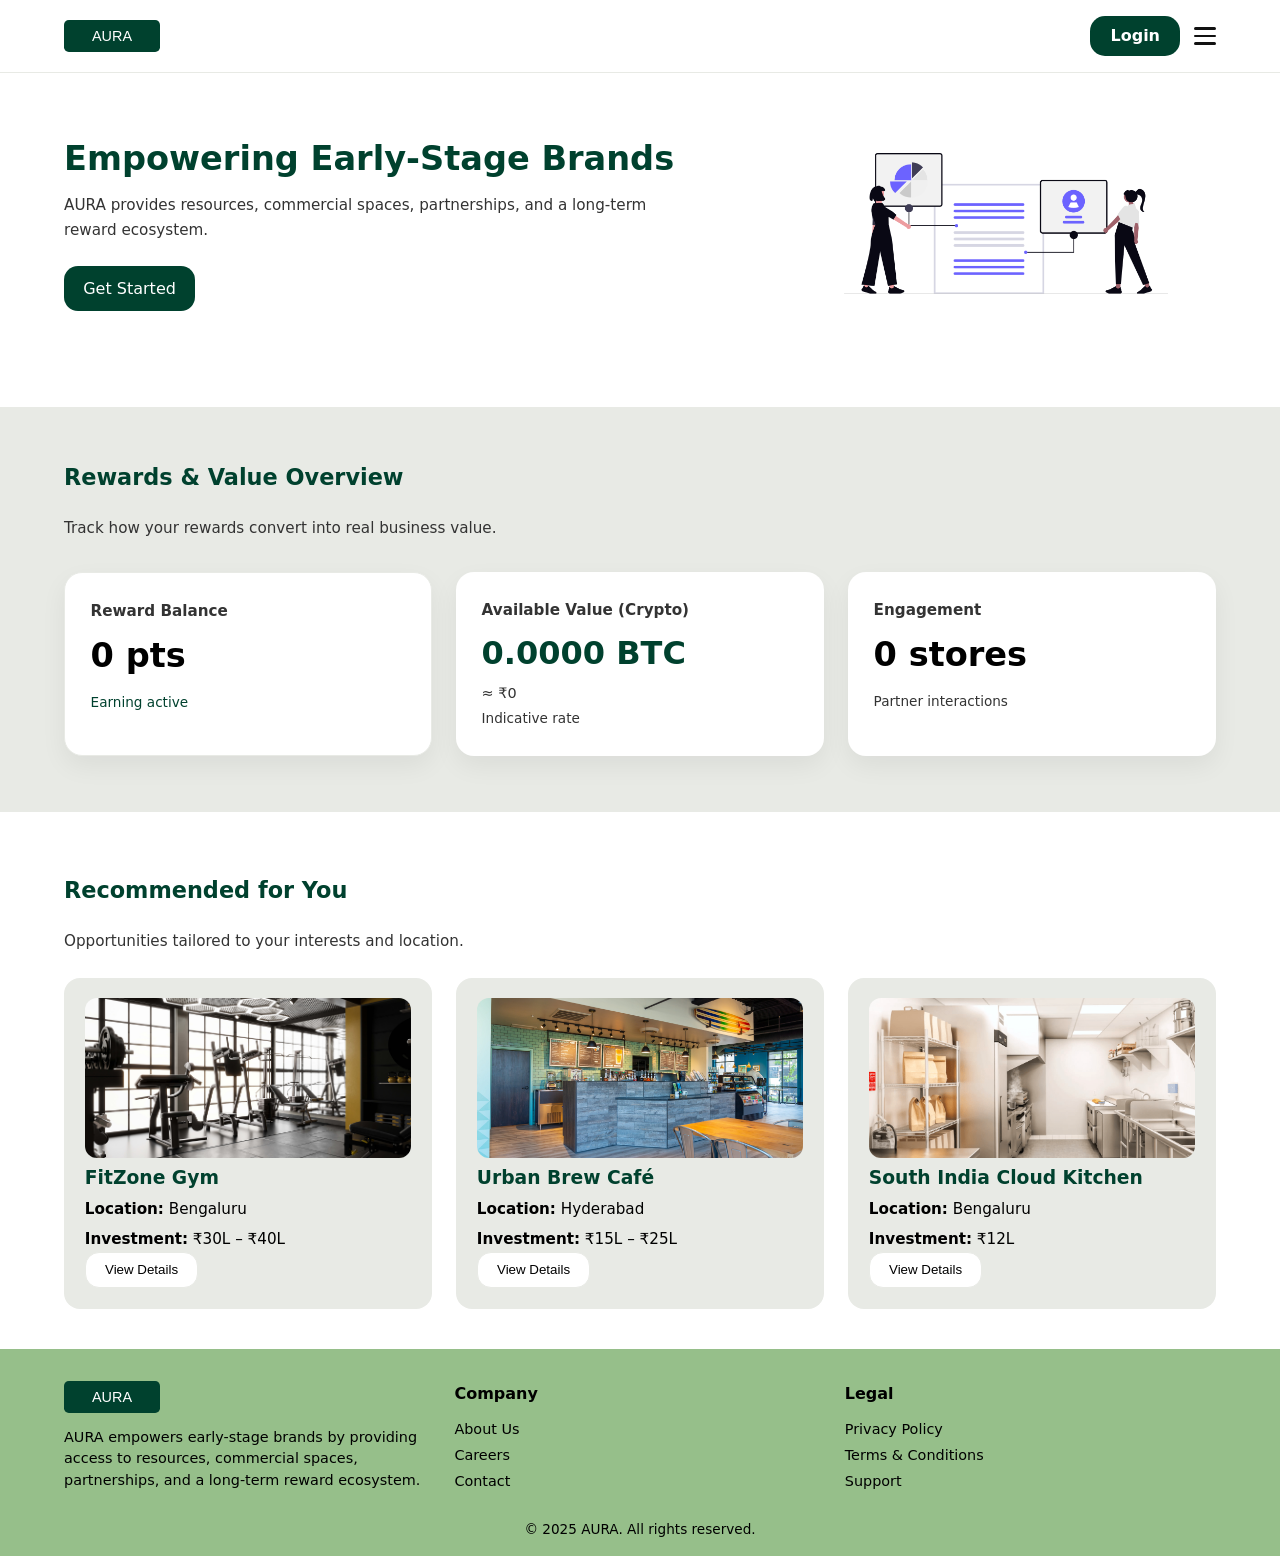
<file: index.html>
<!DOCTYPE html>
<html lang="en">
<head>
  <meta charset="UTF-8">
  <meta name="viewport" content="width=device-width, initial-scale=1.0">
  <title>AURA – Home</title>

  <!-- CSS -->
  <link rel="stylesheet" href="css/base.css">
  <link rel="stylesheet" href="css/layout.css">
  <link rel="stylesheet" href="css/components.css">
  <link rel="stylesheet" href="css/pages.css">
  <link rel="stylesheet" href="css/responsive.css">

  <!-- JS -->
  <script src="js/app.js" defer></script>
</head>

<body class="home-page">

<!-- ================= HEADER (COMMON FOR ALL PAGES) ================= -->
<header class="header">
  <div class="container header-inner">

    <!-- Logo -->
    <a href="index.html" class="logo-link">
      <img src="assets/logo.svg" alt="AURA Logo" class="logo">
    </a>

<!-- Right Side -->
<div class="nav-right">

  <!-- Login: Visible when logged out -->
  <a href="login.html" class="primary-login" id="loginLink">
    Login
  </a>

  <!-- Profile: Visible when logged in -->
  <a href="profile.html" class="primary-login"
     id="profileLink" style="display:none;">
    Profile
  </a>

  <!-- Toggle -->
  <div class="nav-toggle" id="navToggle">
    <span></span>
    <span></span>
    <span></span>
  </div>

</div>
  </div>

  <!-- Toggle Menu -->
  <nav class="nav" id="navMenu">
    <a href="index.html" class="active">Home</a>
    <a href="resources.html">Resources</a>
    <a href="properties.html">Properties</a>
    <a href="rewards.html">Rewards</a>
    <a href="partnerships.html">Partnerships</a>
    <a href="buy-earn.html">Buy & Earn</a>
  </nav>
</header>

<!-- ================= MAIN ================= -->
<main>

  <!-- HERO -->
  <section class="hero">
    <div class="container hero-grid">

      <div class="hero-content">
        <h1>Empowering Early-Stage Brands</h1>
        <p>
          AURA provides resources, commercial spaces, partnerships,
          and a long-term reward ecosystem.
        </p>

        <div class="hero-actions">
          <a href="login.html" class="btn-primary">Get Started</a>
        </div>
      </div>

      <div class="hero-visual">
        <img src="assets/hero-illustration.png" alt="Platform overview">
      </div>

    </div>
  </section>

  <!-- REWARDS OVERVIEW -->
  <section class="rewards-overview fade-in">
    <div class="container">

      <div class="overview-header">
        <h2 class="page-title">Rewards & Value Overview</h2>
        <p class="section-subtitle">
          Track how your rewards convert into real business value.
        </p>
      </div>

      <div class="overview-grid">

        <div class="overview-card primary">
          <h4>Reward Balance</h4>
          <p class="metric" id="rewardPoints">0 pts</p>
          <span class="status positive">Earning active</span>
        </div>

        <div class="overview-card">
          <h4>Available Value (Crypto)</h4>
          <p class="metric crypto-value" id="cryptoValue">0.0000 BTC</p>
          <p class="fiat-value" id="fiatValue">≈ ₹0</p>
          <span class="status neutral">Indicative rate</span>
        </div>

        <div class="overview-card">
          <h4>Engagement</h4>
          <p class="metric">0 stores</p>
          <span class="status neutral">Partner interactions</span>
        </div>

      </div>

    </div>
  </section>

  <!-- RECOMMENDATIONS -->
  <section class="recommendations">
    <div class="container">
      <h2 class="page-title">Recommended for You</h2>
      <p class="section-subtitle">
        Opportunities tailored to your interests and location.
      </p>

      <div class="grid-3" id="recommendationsList">
        <!-- JS injected -->
      </div>
    </div>
  </section>

</main>

<!-- ================= FOOTER (COMMON FOR ALL PAGES) ================= -->
<footer class="footer">
  <div class="container footer-grid">

    <div class="footer-section">
      <img src="assets/logo.svg" alt="AURA Logo" style="height:32px;">
      <p>
        AURA empowers early-stage brands by providing access to resources,
        commercial spaces, partnerships, and a long-term reward ecosystem.
      </p>
    </div>

    <div class="footer-section">
      <h4>Company</h4>
      <a href="about.html">About Us</a>
      <a href="careers.html">Careers</a>
      <a href="contact.html">Contact</a>
    </div>

    <div class="footer-section">
      <h4>Legal</h4>
      <a href="privacy.html">Privacy Policy</a>
      <a href="terms.html">Terms & Conditions</a>
      <a href="support.html">Support</a>
    </div>

  </div>

  <div class="footer-bottom">
    © 2025 AURA. All rights reserved.
  </div>
</footer>

</body>
</html>
</file>
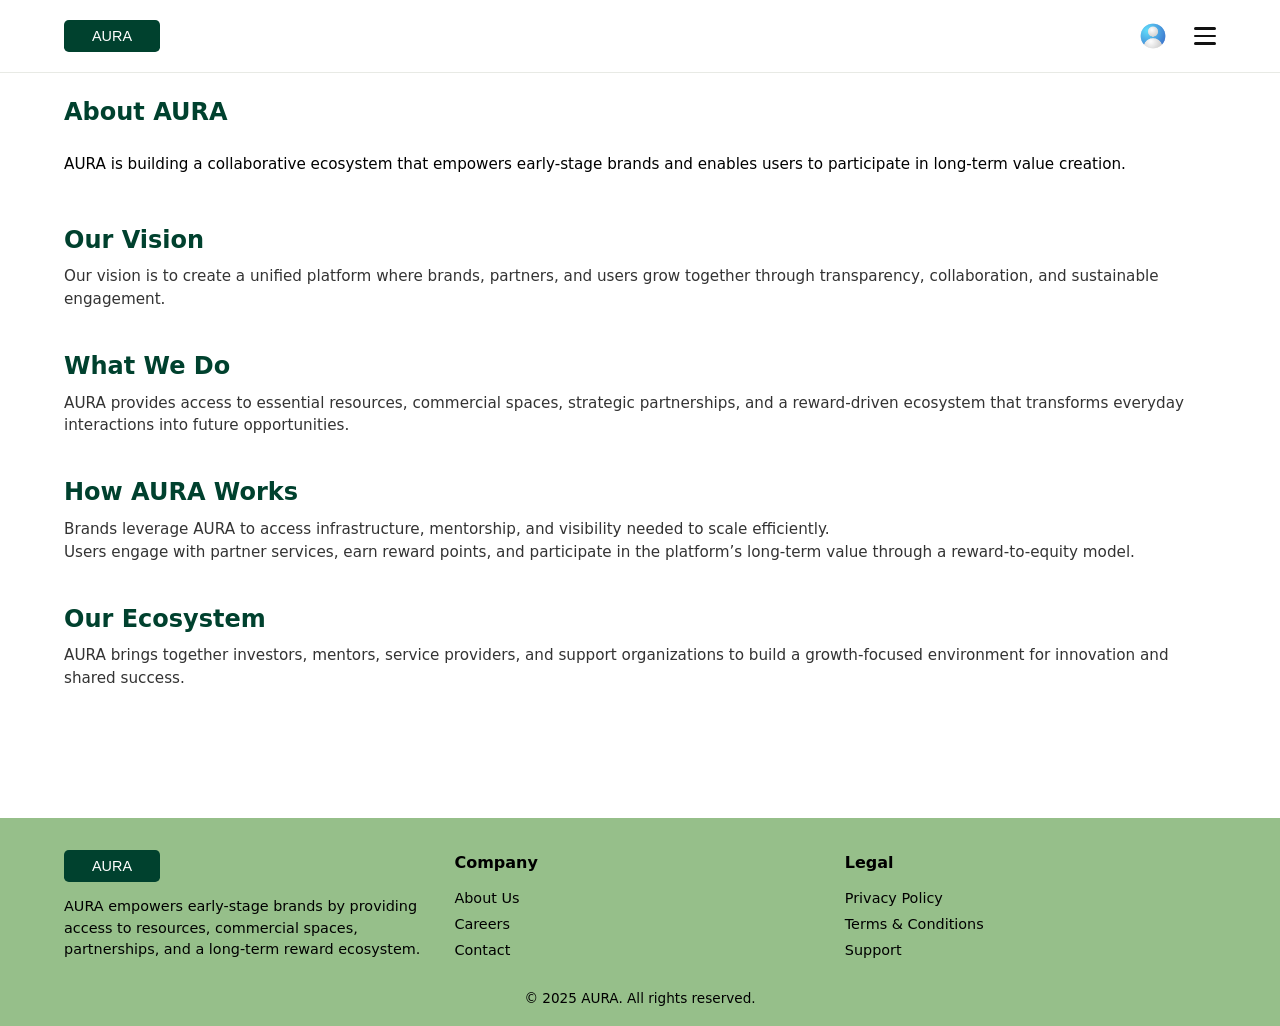
<file: about.html>
<!DOCTYPE html>
<html lang="en">
<head>
  <meta charset="UTF-8">
  <meta name="viewport" content="width=device-width, initial-scale=1.0">
  <title>AURA – About</title>

  <!-- CSS -->
  <link rel="stylesheet" href="css/base.css">
  <link rel="stylesheet" href="css/layout.css">
  <link rel="stylesheet" href="css/components.css">
  <link rel="stylesheet" href="css/pages.css">
  <link rel="stylesheet" href="css/responsive.css">

  <!-- JS -->
  <script src="js/app.js" defer></script>
</head>

<body class="about-page">

<!-- ================= HEADER (COMMON) ================= -->
<header class="header">
  <div class="container header-inner">

    <!-- Logo -->
    <a href="index.html" class="logo-link">
      <img src="assets/logo.svg" alt="AURA Logo" class="logo">
    </a>

    <div class="nav-right">

  <!-- Profile Icon -->
  <a href="profile.html" class="profile-icon">
    <img
      id="headerProfileAvatar"
      src="assets/profile-avatar.jpg"
      alt="Profile"
    >
  </a>

  <!-- Menu Toggle -->
  <div class="nav-toggle" id="navToggle">
    <span></span>
    <span></span>
    <span></span>
  </div>

  </div>

  <!-- Toggle Menu -->
  <nav class="nav" id="navMenu">
    <a href="index.html">Home</a>
    <a href="resources.html">Resources</a>
    <a href="properties.html">Properties</a>
    <a href="rewards.html">Rewards</a>
    <a href="partnerships.html">Partnerships</a>
    <a href="buy-earn.html">Buy & Earn</a>
  </nav>
</header>

<!-- ================= MAIN ================= -->
<main>

  <!-- HERO -->
  <section class="page-hero">
    <div class="container">
      <h1 class="page-title">About AURA</h1>
      <p class="page-subtitle">
        AURA is building a collaborative ecosystem that empowers
        early-stage brands and enables users to participate in long-term value creation.
      </p>
    </div>
  </section>

  <!-- CONTENT -->
  <section class="content-section">
    <div class="container">

      <div class="content-block">
        <h2>Our Vision</h2>
        <p>
          Our vision is to create a unified platform where brands, partners,
          and users grow together through transparency, collaboration,
          and sustainable engagement.
        </p>
      </div>

      <div class="content-block">
        <h2>What We Do</h2>
        <p>
          AURA provides access to essential resources, commercial spaces,
          strategic partnerships, and a reward-driven ecosystem that
          transforms everyday interactions into future opportunities.
        </p>
      </div>

      <div class="content-block">
        <h2>How AURA Works</h2>
        <p>
          Brands leverage AURA to access infrastructure, mentorship,
          and visibility needed to scale efficiently.
        </p>
        <p>
          Users engage with partner services, earn reward points,
          and participate in the platform’s long-term value through
          a reward-to-equity model.
        </p>
      </div>

      <div class="content-block">
        <h2>Our Ecosystem</h2>
        <p>
          AURA brings together investors, mentors, service providers,
          and support organizations to build a growth-focused environment
          for innovation and shared success.
        </p>
      </div>

    </div>
  </section>

</main>

<!-- ================= FOOTER (COMMON) ================= -->
<footer class="footer">
  <div class="container footer-grid">

    <div class="footer-section">
      <img src="assets/logo.svg" alt="AURA Logo" style="height:32px;">
      <p>
        AURA empowers early-stage brands by providing access to resources,
        commercial spaces, partnerships, and a long-term reward ecosystem.
      </p>
    </div>

    <div class="footer-section">
      <h4>Company</h4>
      <a href="about.html">About Us</a>
      <a href="careers.html">Careers</a>
      <a href="contact.html">Contact</a>
    </div>

    <div class="footer-section">
      <h4>Legal</h4>
      <a href="privacy.html">Privacy Policy</a>
      <a href="terms.html">Terms & Conditions</a>
      <a href="support.html">Support</a>
    </div>

  </div>

  <div class="footer-bottom">
    © 2025 AURA. All rights reserved.
  </div>
</footer>

</body>
</html>
</file>
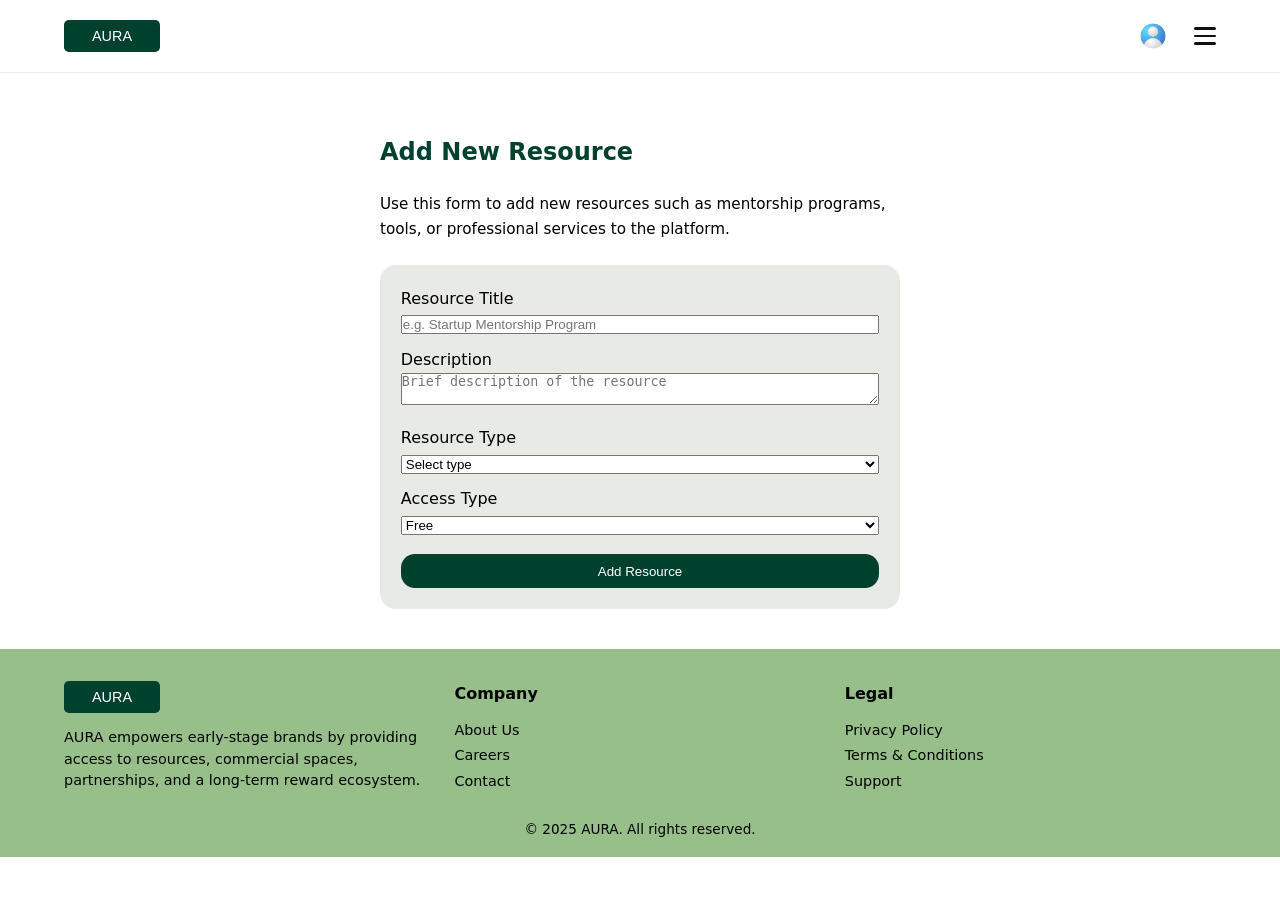
<file: add-resource.html>
<!DOCTYPE html>
<html lang="en">
<head>
  <meta charset="UTF-8">
  <meta name="viewport" content="width=device-width, initial-scale=1.0">
  <title>Add Resource – AURA</title>

  <!-- CSS -->
  <link rel="stylesheet" href="css/base.css">
  <link rel="stylesheet" href="css/layout.css">
  <link rel="stylesheet" href="css/components.css">
  <link rel="stylesheet" href="css/pages.css">
  <link rel="stylesheet" href="css/responsive.css">

  <!-- JS -->
  <script src="js/auth.js" defer></script>
  <script src="js/app.js" defer></script>
</head>

<body class="add-resource-page">

<!-- ================= HEADER (COMMON) ================= -->
<header class="header">
  <div class="container header-inner">

    <!-- Logo -->
    <a href="index.html" class="logo-link">
      <img src="assets/logo.svg" alt="AURA Logo" class="logo">
    </a>
    <div class="nav-right">

  <!-- Profile Icon -->
  <a href="profile.html" class="profile-icon">
    <img
      id="headerProfileAvatar"
      src="assets/profile-avatar.jpg"
      alt="Profile"
    >
  </a>

  <!-- Menu Toggle -->
  <div class="nav-toggle" id="navToggle">
    <span></span>
    <span></span>
    <span></span>
  </div>

  </div>

  <!-- Toggle Menu -->
  <nav class="nav" id="navMenu">
    <a href="index.html">Home</a>
    <a href="resources.html" class="active">Resources</a>
    <a href="properties.html">Properties</a>
    <a href="rewards.html">Rewards</a>
    <a href="partnerships.html">Partnerships</a>
    <a href="buy-earn.html">Buy & Earn</a>
  </nav>
</header>

<!-- ================= MAIN ================= -->
<main>
  <section class="container" style="max-width:520px; margin-top:2.5rem;">
    <h1 class="page-title">Add New Resource</h1>
    <p>
      Use this form to add new resources such as mentorship programs,
      tools, or professional services to the platform.
    </p>

    <div class="card" style="margin-top:1.5rem;">
      <form id="resourceForm">

        <label>Resource Title</label>
        <input
          type="text"
          id="title"
          required
          placeholder="e.g. Startup Mentorship Program"
          style="width:100%; margin-bottom:0.8rem;"
        >

        <label>Description</label>
        <textarea
          id="description"
          required
          placeholder="Brief description of the resource"
          style="width:100%; margin-bottom:0.8rem;"
        ></textarea>

        <label>Resource Type</label>
        <select
          id="type"
          required
          style="width:100%; margin-bottom:0.8rem;"
        >
          <option value="">Select type</option>
          <option>Mentorship</option>
          <option>Tool</option>
          <option>Service</option>
        </select>

        <label>Access Type</label>
        <select
          id="access"
          required
          style="width:100%; margin-bottom:1.2rem;"
        >
          <option>Free</option>
          <option>Paid</option>
          <option>Invitation-based</option>
        </select>

        <button type="submit" class="btn-primary" style="width:100%;">
          Add Resource
        </button>
      </form>
    </div>
  </section>
</main>

<!-- ================= FOOTER (COMMON) ================= -->
<footer class="footer">
  <div class="container footer-grid">

    <div class="footer-section">
      <img src="assets/logo.svg" alt="AURA Logo" style="height:32px;">
      <p>
        AURA empowers early-stage brands by providing access to resources,
        commercial spaces, partnerships, and a long-term reward ecosystem.
      </p>
    </div>

    <div class="footer-section">
      <h4>Company</h4>
      <a href="about.html">About Us</a>
      <a href="careers.html">Careers</a>
      <a href="contact.html">Contact</a>
    </div>

    <div class="footer-section">
      <h4>Legal</h4>
      <a href="privacy.html">Privacy Policy</a>
      <a href="terms.html">Terms & Conditions</a>
      <a href="support.html">Support</a>
    </div>

  </div>

  <div class="footer-bottom">
    © 2025 AURA. All rights reserved.
  </div>
</footer>

<!-- PAGE SCRIPT -->
<script>
document.addEventListener("DOMContentLoaded", () => {
  const form = document.getElementById("resourceForm");
  if (!form) return;
  form.addEventListener("submit", (event) => {
    event.preventDefault();
    const resources = (() => {
      try { return JSON.parse(localStorage.getItem("aura_resources") || "[]"); }
      catch { return []; }
    })();
    resources.push({
      id: Date.now(),
      title: document.getElementById("title").value.trim(),
      description: document.getElementById("description").value.trim(),
      type: document.getElementById("type").value,
      access: document.getElementById("access").value
    });
    localStorage.setItem("aura_resources", JSON.stringify(resources));
    alert("Resource saved in this browser.");
    form.reset();
  });
});
</script>

</body>
</html>
</file>
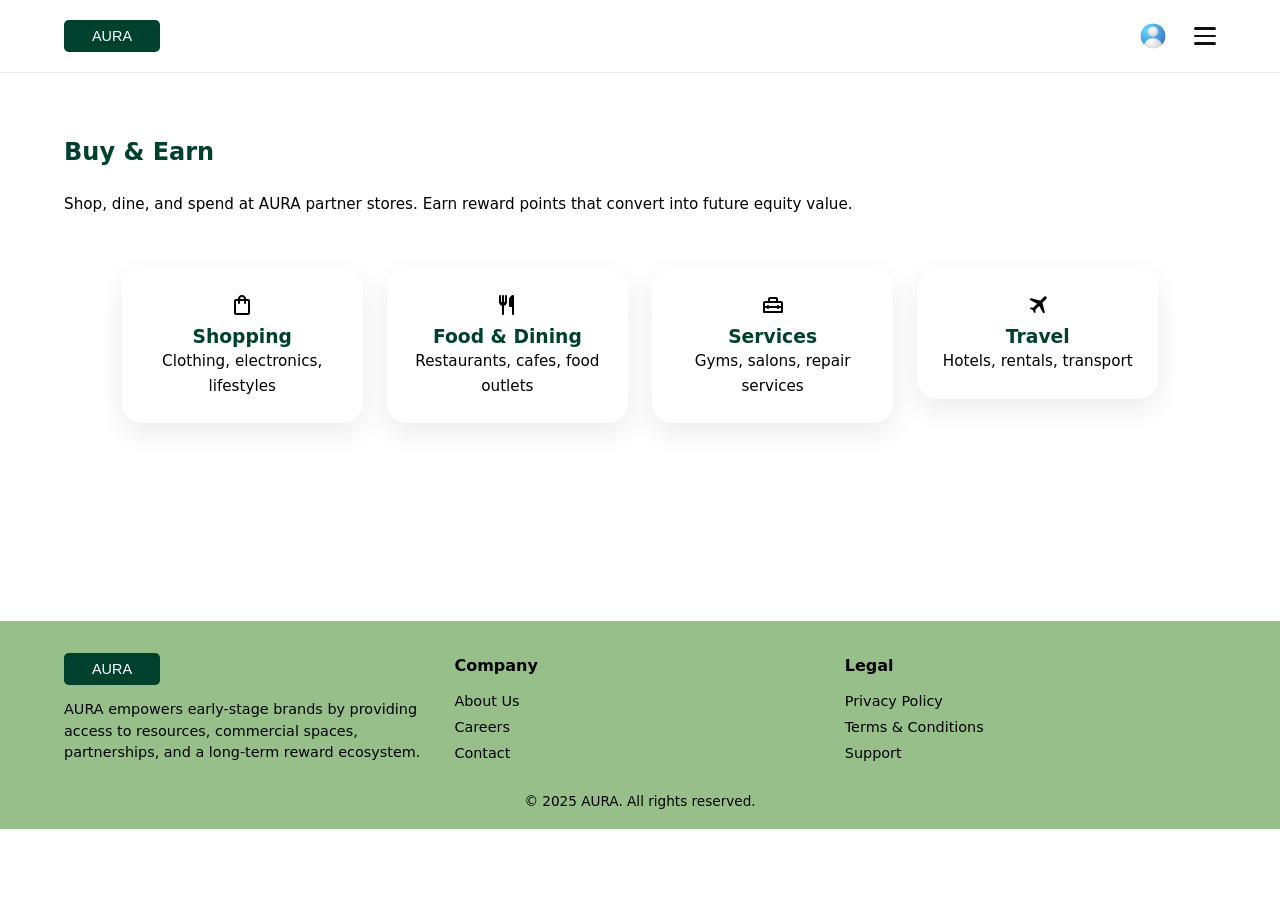
<file: buy-earn.html>
<!DOCTYPE html>
<html lang="en">
<head>
  <meta charset="UTF-8">
  <title>Buy & Earn – AURA</title>
  <meta name="viewport" content="width=device-width, initial-scale=1.0">

  <link href="https://fonts.googleapis.com/css2?family=Material+Symbols+Rounded"
      rel="stylesheet">

  <!-- CSS -->
  <link rel="stylesheet" href="css/base.css">
  <link rel="stylesheet" href="css/layout.css">
  <link rel="stylesheet" href="css/components.css">
  <link rel="stylesheet" href="css/pages.css">
  <link rel="stylesheet" href="css/responsive.css">

  <!-- JS -->
  <script src="js/app.js" defer></script>
</head>

<body class="buy-earn-page">

<!-- ================= HEADER (COMMON) ================= -->
<header class="header">
  <div class="container header-inner">

    <!-- Logo -->
    <a href="index.html" class="logo-link">
      <img src="assets/logo.svg" alt="AURA Logo" class="logo">
    </a>

    <div class="nav-right">

  <!-- Profile Icon -->
  <a href="profile.html" class="profile-icon">
    <img
      id="headerProfileAvatar"
      src="assets/profile-avatar.jpg"
      alt="Profile"
    >
  </a>

  <!-- Menu Toggle -->
  <div class="nav-toggle" id="navToggle">
    <span></span>
    <span></span>
    <span></span>
  </div>

  </div>

  <!-- Toggle Menu -->
  <nav class="nav" id="navMenu">
    <a href="index.html">Home</a>
    <a href="resources.html">Resources</a>
    <a href="properties.html">Properties</a>
    <a href="rewards.html">Rewards</a>
    <a href="partnerships.html">Partnerships</a>
    <a href="buy-earn.html" class="active">Buy & Earn</a>
  </nav>
</header>

<!-- ================= MAIN ================= -->
<main class="page-main">
  <section class="container" style="margin-top:2.5rem;">
    <h1 class="page-title">Buy & Earn</h1>
    <p>
      Shop, dine, and spend at AURA partner stores.
      Earn reward points that convert into future equity value.
    </p>

    <br><br>
<section class="container category-grid">

<div class="buy-earn-categories">

  <a href="stores.html?type=shopping" class="category-link">
    <div class="category-card">
      <span class="material-symbols-rounded category-icon">shopping_bag</span>
      <h3>Shopping</h3>
      <p>Clothing, electronics, lifestyles</p>
    </div>
  </a>

  <a href="stores.html?type=food" class="category-link">
    <div class="category-card">
      <span class="material-symbols-rounded category-icon">restaurant</span>
      <h3>Food & Dining</h3>
      <p>Restaurants, cafes, food outlets</p>
    </div>
  </a>

  <a href="stores.html?type=services" class="category-link">
    <div class="category-card">
      <span class="material-symbols-rounded category-icon">home_repair_service</span>
      <h3>Services</h3>
      <p>Gyms, salons, repair services</p>
    </div>
  </a>

  <a href="stores.html?type=travel" class="category-link">
    <div class="category-card">
      <span class="material-symbols-rounded category-icon">travel</span>
      <h3>Travel</h3>
      <p>Hotels, rentals, transport</p>
    </div>
  </a>

</div>


</section>


  </section>
</main>

<!-- ================= FOOTER (COMMON) ================= -->
<footer class="footer">
  <div class="container footer-grid">

    <div class="footer-section">
      <img src="assets/logo.svg" alt="AURA Logo" style="height:32px;">
      <p>
        AURA empowers early-stage brands by providing access to resources,
        commercial spaces, partnerships, and a long-term reward ecosystem.
      </p>
    </div>

    <div class="footer-section">
      <h4>Company</h4>
      <a href="about.html">About Us</a>
      <a href="careers.html">Careers</a>
      <a href="contact.html">Contact</a>
    </div>

    <div class="footer-section">
      <h4>Legal</h4>
      <a href="privacy.html">Privacy Policy</a>
      <a href="terms.html">Terms & Conditions</a>
      <a href="support.html">Support</a>
    </div>

  </div>

  <div class="footer-bottom">
    © 2025 AURA. All rights reserved.
  </div>
</footer>

</body>
</html>
</file>
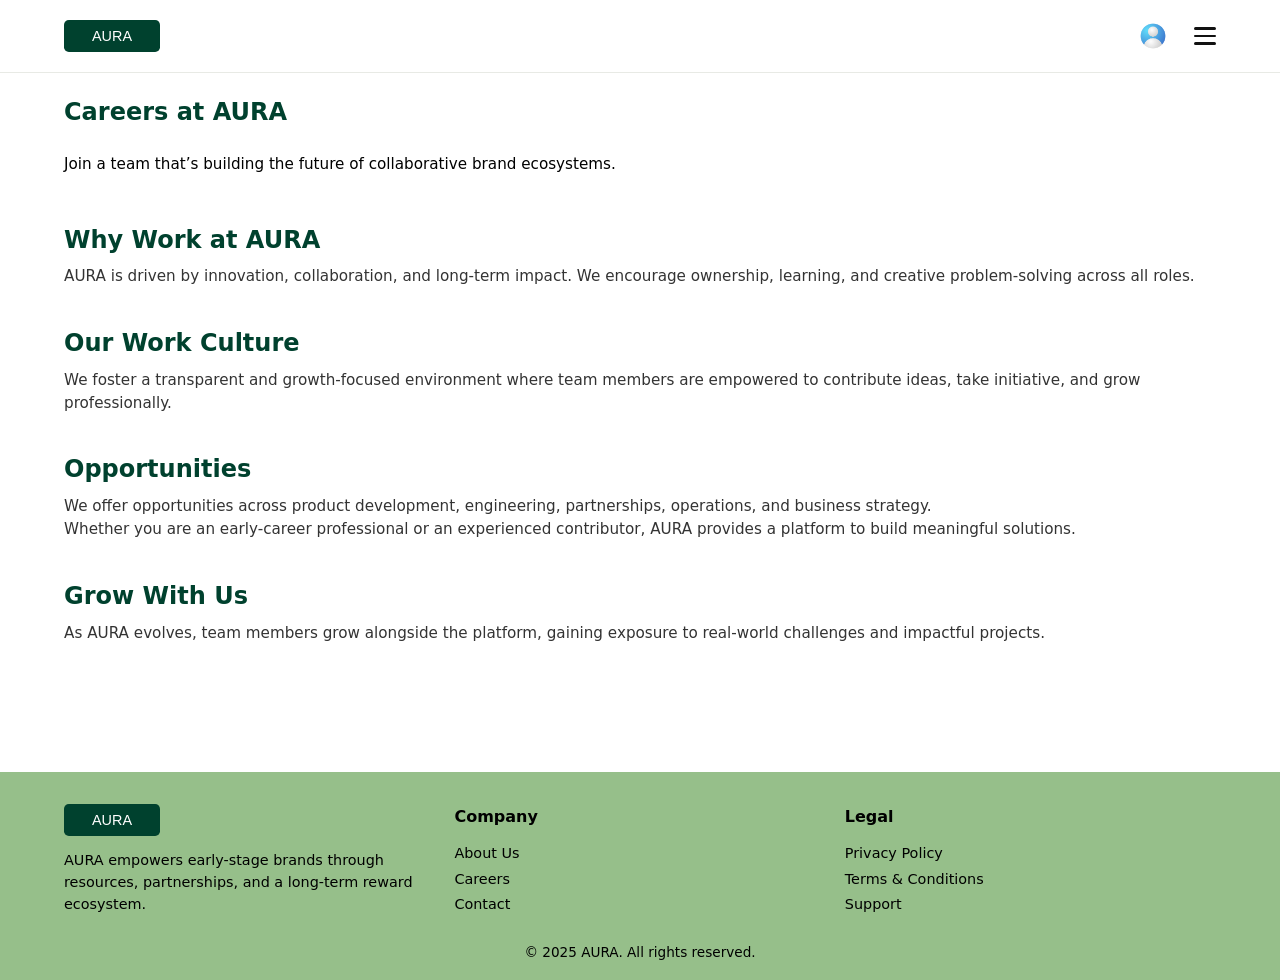
<file: careers.html>
<!DOCTYPE html>
<html lang="en">
<head>
  <meta charset="UTF-8">
  <meta name="viewport" content="width=device-width, initial-scale=1.0">
  <title>AURA – Careers</title>

  <!-- CSS -->
  <link rel="stylesheet" href="css/base.css">
  <link rel="stylesheet" href="css/layout.css">
  <link rel="stylesheet" href="css/components.css">
  <link rel="stylesheet" href="css/pages.css">
  <link rel="stylesheet" href="css/responsive.css">

  <!-- JS -->
  <script src="js/app.js" defer></script>
</head>

<body class="careers-page">

<!-- ================= HEADER (COMMON) ================= -->
<header class="header">
  <div class="container header-inner">

    <!-- Logo -->
    <a href="index.html" class="logo-link">
      <img src="assets/logo.svg" alt="AURA Logo" class="logo">
    </a>

    <div class="nav-right">

  <!-- Profile Icon -->
  <a href="profile.html" class="profile-icon">
    <img
      id="headerProfileAvatar"
      src="assets/profile-avatar.jpg"
      alt="Profile"
    >
  </a>

  <!-- Menu Toggle -->
  <div class="nav-toggle" id="navToggle">
    <span></span>
    <span></span>
    <span></span>
  </div>

  </div>

  <!-- Toggle Menu -->
  <nav class="nav" id="navMenu">
    <a href="index.html">Home</a>
    <a href="resources.html">Resources</a>
    <a href="properties.html">Properties</a>
    <a href="rewards.html">Rewards</a>
    <a href="partnerships.html">Partnerships</a>
    <a href="buy-earn.html">Buy & Earn</a>
  </nav>
</header>

<!-- ================= MAIN ================= -->
<main>

  <!-- HERO -->
  <section class="page-hero">
    <div class="container">
      <h1 class="page-title">Careers at AURA</h1>
      <p class="page-subtitle">
        Join a team that’s building the future of collaborative brand ecosystems.
      </p>
    </div>
  </section>

  <!-- CONTENT -->
  <section class="content-section">
    <div class="container">

      <div class="content-block">
        <h2>Why Work at AURA</h2>
        <p>
          AURA is driven by innovation, collaboration, and long-term impact.
          We encourage ownership, learning, and creative problem-solving
          across all roles.
        </p>
      </div>

      <div class="content-block">
        <h2>Our Work Culture</h2>
        <p>
          We foster a transparent and growth-focused environment where
          team members are empowered to contribute ideas, take initiative,
          and grow professionally.
        </p>
      </div>

      <div class="content-block">
        <h2>Opportunities</h2>
        <div class="two-column">
          <p>
            We offer opportunities across product development, engineering,
            partnerships, operations, and business strategy.
          </p>
          <p>
            Whether you are an early-career professional or an experienced
            contributor, AURA provides a platform to build meaningful solutions.
          </p>
        </div>
      </div>

      <div class="content-block">
        <h2>Grow With Us</h2>
        <p>
          As AURA evolves, team members grow alongside the platform,
          gaining exposure to real-world challenges and impactful projects.
        </p>
      </div>

    </div>
  </section>

</main>

<!-- ================= FOOTER (COMMON) ================= -->
<footer class="footer">
  <div class="container footer-grid">

    <div class="footer-section">
      <img src="assets/logo.svg" alt="AURA Logo" style="height:32px;">
      <p>
        AURA empowers early-stage brands through resources,
        partnerships, and a long-term reward ecosystem.
      </p>
    </div>

    <div class="footer-section">
      <h4>Company</h4>
      <a href="about.html">About Us</a>
      <a href="careers.html">Careers</a>
      <a href="contact.html">Contact</a>
    </div>

    <div class="footer-section">
      <h4>Legal</h4>
      <a href="privacy.html">Privacy Policy</a>
      <a href="terms.html">Terms & Conditions</a>
      <a href="support.html">Support</a>
    </div>

  </div>

  <div class="footer-bottom">
    © 2025 AURA. All rights reserved.
  </div>
</footer>

</body>
</html>
</file>
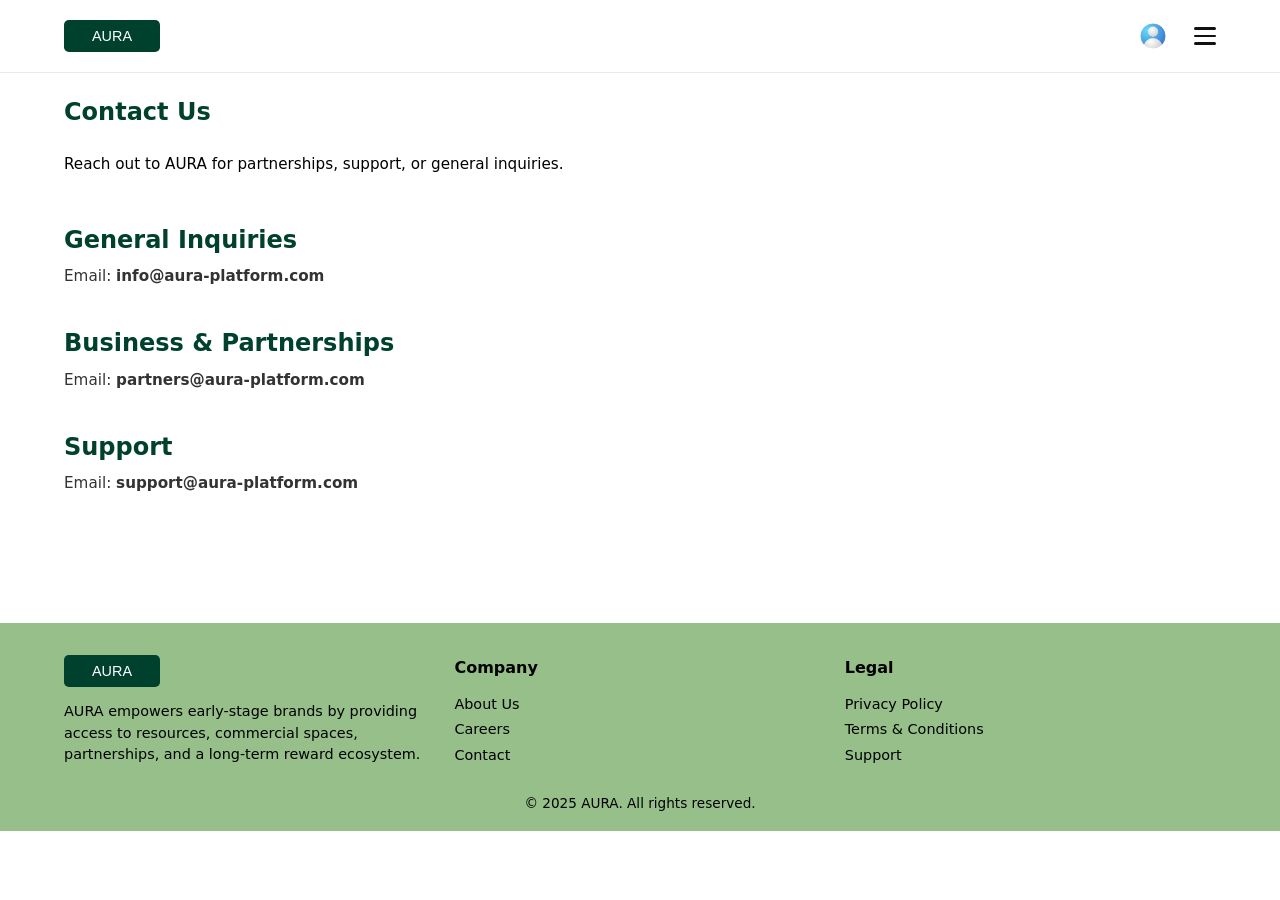
<file: contact.html>
<!DOCTYPE html>
<html lang="en">
<head>
  <meta charset="UTF-8">
  <meta name="viewport" content="width=device-width, initial-scale=1.0">
  <title>AURA – Contact</title>

  <!-- CSS -->
  <link rel="stylesheet" href="css/base.css">
  <link rel="stylesheet" href="css/layout.css">
  <link rel="stylesheet" href="css/components.css">
  <link rel="stylesheet" href="css/pages.css">
  <link rel="stylesheet" href="css/responsive.css">

  <!-- JS -->
  <script src="js/app.js" defer></script>
</head>

<body class="contact-page">

<!-- ================= HEADER (COMMON) ================= -->
<header class="header">
  <div class="container header-inner">

    <!-- Logo -->
    <a href="index.html" class="logo-link">
      <img src="assets/logo.svg" alt="AURA Logo" class="logo">
    </a>

    <div class="nav-right">

  <!-- Profile Icon -->
  <a href="profile.html" class="profile-icon">
    <img
      id="headerProfileAvatar"
      src="assets/profile-avatar.jpg"
      alt="Profile"
    >
  </a>

  <!-- Menu Toggle -->
  <div class="nav-toggle" id="navToggle">
    <span></span>
    <span></span>
    <span></span>
  </div>

  </div>

  <!-- Toggle Menu -->
  <nav class="nav" id="navMenu">
    <a href="index.html">Home</a>
    <a href="resources.html">Resources</a>
    <a href="properties.html">Properties</a>
    <a href="rewards.html">Rewards</a>
    <a href="partnerships.html">Partnerships</a>
    <a href="buy-earn.html">Buy & Earn</a>
  </nav>
</header>

<!-- ================= MAIN ================= -->
<main>

  <section class="page-hero">
    <div class="container">
      <h1 class="page-title">Contact Us</h1>
      <p class="page-subtitle">
        Reach out to AURA for partnerships, support, or general inquiries.
      </p>
    </div>
  </section>

  <section class="content-section">
    <div class="container">

      <div class="content-block">
        <h2>General Inquiries</h2>
        <p>Email: <strong>info@aura-platform.com</strong></p>
      </div>

      <div class="content-block">
        <h2>Business & Partnerships</h2>
        <p>Email: <strong>partners@aura-platform.com</strong></p>
      </div>

      <div class="content-block">
        <h2>Support</h2>
        <p>Email: <strong>support@aura-platform.com</strong></p>
      </div>

    </div>
  </section>

</main>

<!-- ================= FOOTER (COMMON) ================= -->
<footer class="footer">
  <div class="container footer-grid">

    <div class="footer-section">
      <img src="assets/logo.svg" alt="AURA Logo" style="height:32px;">
      <p>
        AURA empowers early-stage brands by providing access to resources,
        commercial spaces, partnerships, and a long-term reward ecosystem.
      </p>
    </div>

    <div class="footer-section">
      <h4>Company</h4>
      <a href="about.html">About Us</a>
      <a href="careers.html">Careers</a>
      <a href="contact.html">Contact</a>
    </div>

    <div class="footer-section">
      <h4>Legal</h4>
      <a href="privacy.html">Privacy Policy</a>
      <a href="terms.html">Terms & Conditions</a>
      <a href="support.html">Support</a>
    </div>

  </div>

  <div class="footer-bottom">
    © 2025 AURA. All rights reserved.
  </div>
</footer>

</body>
</html>
</file>
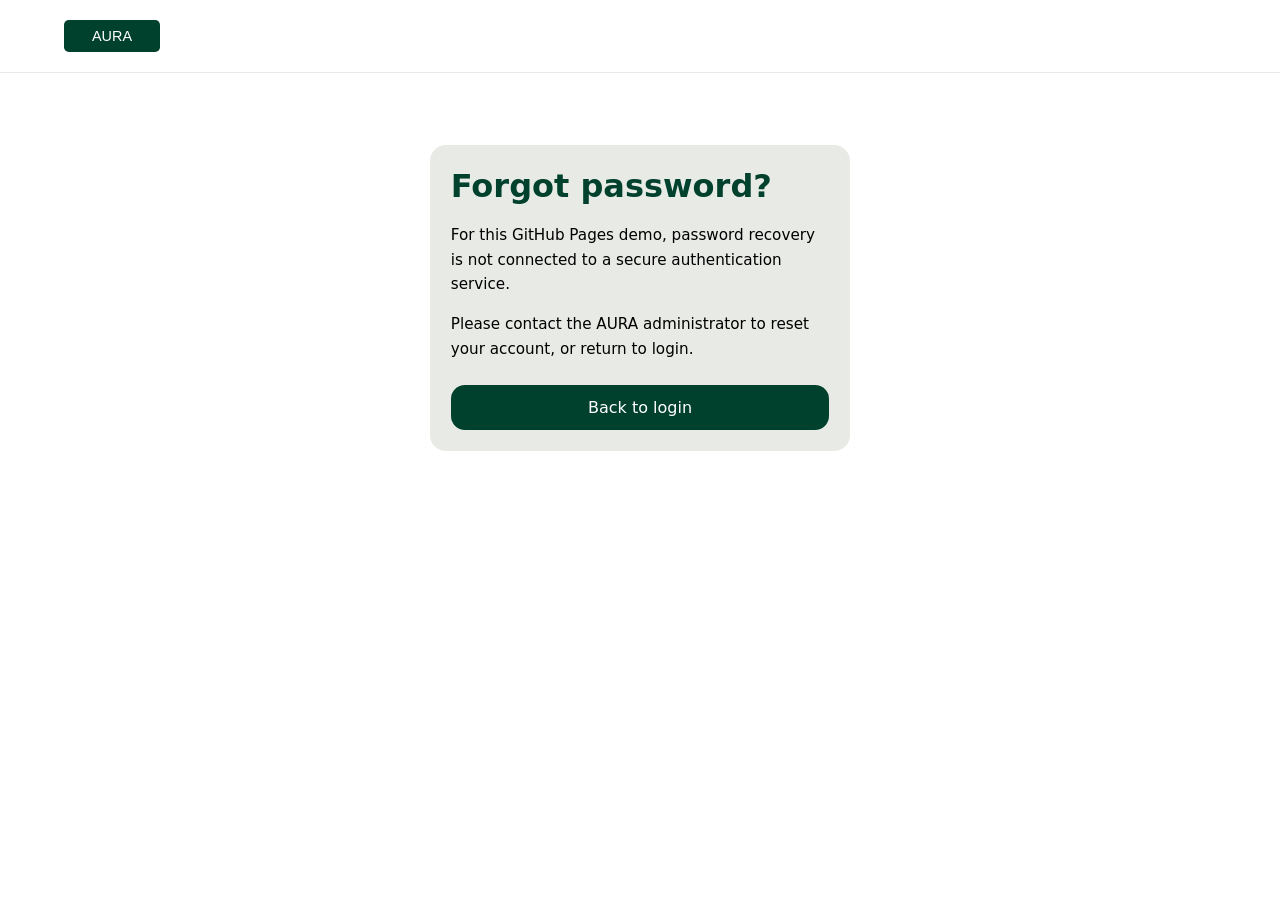
<file: forgot-password.html>
<!DOCTYPE html>
<html lang="en">
<head>
  <meta charset="UTF-8">
  <meta name="viewport" content="width=device-width, initial-scale=1.0">
  <title>Forgot Password – AURA</title>
  <link rel="stylesheet" href="css/base.css">
  <link rel="stylesheet" href="css/layout.css">
  <link rel="stylesheet" href="css/components.css">
  <link rel="stylesheet" href="css/pages.css">
  <link rel="stylesheet" href="css/responsive.css">
  <script src="js/app.js" defer></script>
</head>
<body class="login-page">
  <header class="header">
    <div class="container header-inner">
      <a class="logo-link" href="index.html" aria-label="AURA home">
        <img src="assets/logo.svg" alt="AURA Logo" class="logo">
      </a>
    </div>
  </header>
  <main>
    <div class="container" style="max-width:420px; margin-top:3rem;">
      <div class="card">
        <h1 style="margin-bottom:1rem;">Forgot password?</h1>
        <p>For this GitHub Pages demo, password recovery is not connected to a secure authentication service.</p>
        <p style="margin-top:1rem;">Please contact the AURA administrator to reset your account, or return to login.</p>
        <a href="login.html" class="btn-primary" style="display:block; text-align:center; margin-top:1.5rem;">Back to login</a>
      </div>
    </div>
  </main>
</body>
</html>
</file>
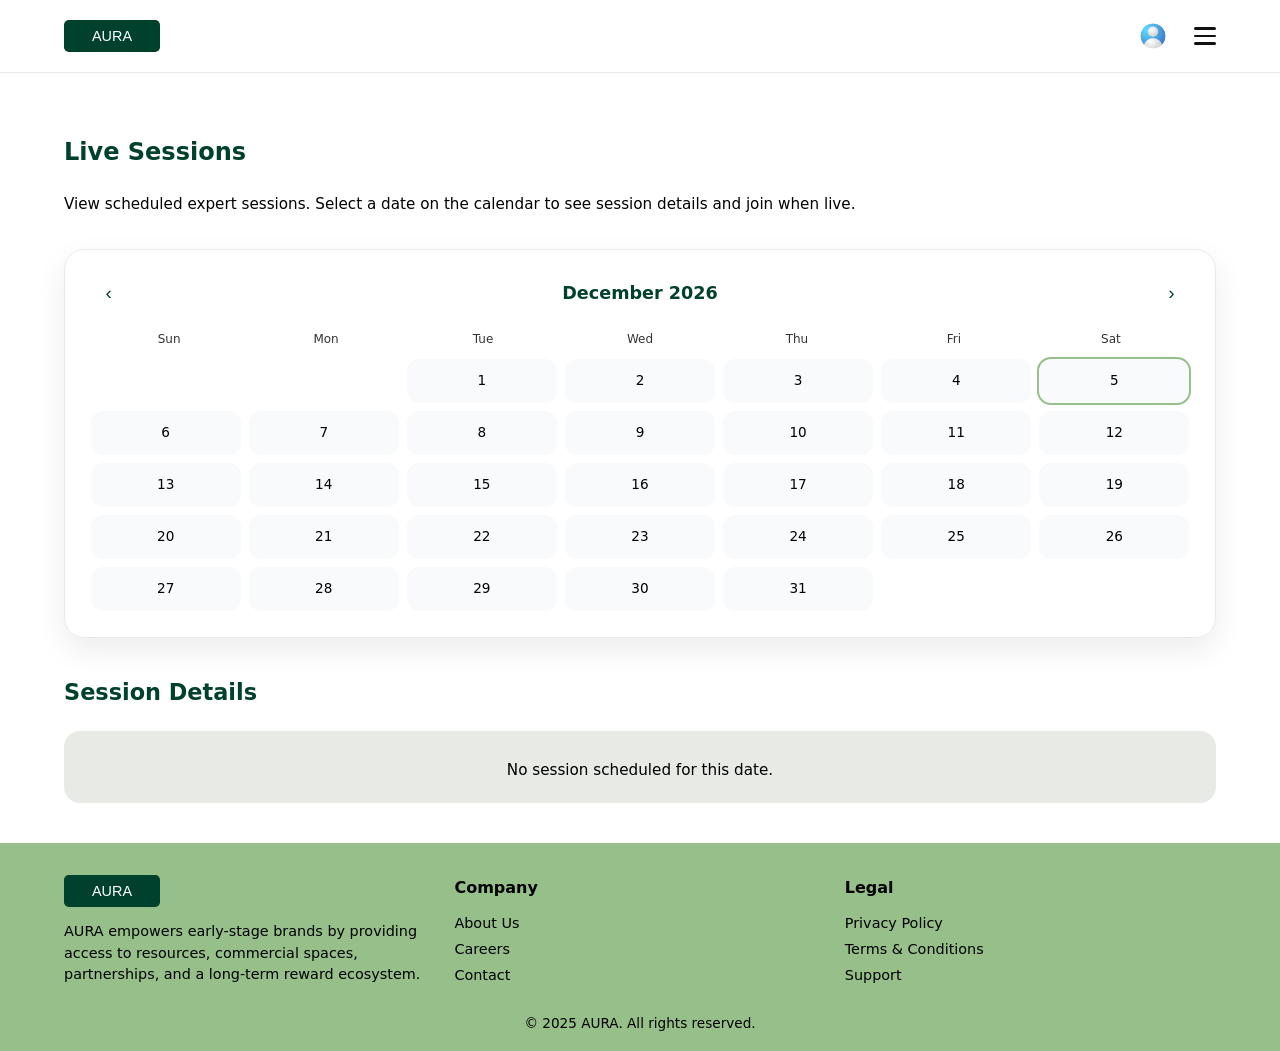
<file: live.html>
<!DOCTYPE html>
<html lang="en">
<head>
  <meta charset="UTF-8">
  <meta name="viewport" content="width=device-width, initial-scale=1.0">
  <title>AURA – Live Sessions</title>

  <!-- CSS -->
  <link rel="stylesheet" href="css/base.css">
  <link rel="stylesheet" href="css/layout.css">
  <link rel="stylesheet" href="css/components.css">
  <link rel="stylesheet" href="css/pages.css">
  <link rel="stylesheet" href="css/responsive.css">

  <!-- JS -->
  <script src="js/app.js" defer></script>
  <script src="js/live.js" defer></script>
</head>

<body class="live-page">

<!-- ================= HEADER (COMMON) ================= -->
<header class="header">
  <div class="container header-inner">

    <!-- Logo -->
    <a href="index.html" class="logo-link">
      <img src="assets/logo.svg" alt="AURA Logo" class="logo">
    </a>

    <div class="nav-right">

  <!-- Profile Icon -->
  <a href="profile.html" class="profile-icon">
    <img
      id="headerProfileAvatar"
      src="assets/profile-avatar.jpg"
      alt="Profile"
    >
  </a>

  <!-- Menu Toggle -->
  <div class="nav-toggle" id="navToggle">
    <span></span>
    <span></span>
    <span></span>
  </div>

  </div>

  <!-- Toggle Menu -->
  <nav class="nav" id="navMenu">
    <a href="index.html">Home</a>
    <a href="resources.html" class="active">Resources</a>
    <a href="properties.html">Properties</a>
    <a href="rewards.html">Rewards</a>
    <a href="partnerships.html">Partnerships</a>
    <a href="buy-earn.html">Buy & Earn</a>
  </nav>
</header>

<!-- ================= MAIN ================= -->
<main>

  <section class="container" style="margin-top:2.5rem;">
    <h1 class="page-title">Live Sessions</h1>
    <p>
      View scheduled expert sessions. Select a date on the calendar to
      see session details and join when live.
    </p>
  </section>

  <!-- LIVE CALENDAR -->
  <section class="container" style="margin-top:2rem;">
    <div class="aura-calendar">

      <div class="calendar-top">
        <button id="prevMonth" class="cal-btn">‹</button>
        <h3 id="monthYear"></h3>
        <button id="nextMonth" class="cal-btn">›</button>
      </div>

      <div class="calendar-weekdays">
        <span>Sun</span><span>Mon</span><span>Tue</span>
        <span>Wed</span><span>Thu</span><span>Fri</span><span>Sat</span>
      </div>

      <div class="calendar-days" id="calendarGrid"></div>

    </div>
  </section>

  <!-- SESSION DETAILS -->
  <section class="container" style="margin-top:2.5rem;">
    <h2 class="page-title">Session Details</h2>

    <div id="sessionDetails" class="card">
      <p>Select a highlighted date to view live session details.</p>
    </div>
  </section>

</main>

<!-- ================= FOOTER (COMMON) ================= -->
<footer class="footer">
  <div class="container footer-grid">

    <div class="footer-section">
      <img src="assets/logo.svg" alt="AURA Logo" style="height:32px;">
      <p>
        AURA empowers early-stage brands by providing access to resources,
        commercial spaces, partnerships, and a long-term reward ecosystem.
      </p>
    </div>

    <div class="footer-section">
      <h4>Company</h4>
      <a href="about.html">About Us</a>
      <a href="careers.html">Careers</a>
      <a href="contact.html">Contact</a>
    </div>

    <div class="footer-section">
      <h4>Legal</h4>
      <a href="privacy.html">Privacy Policy</a>
      <a href="terms.html">Terms & Conditions</a>
      <a href="support.html">Support</a>
    </div>

  </div>

  <div class="footer-bottom">
    © 2025 AURA. All rights reserved.
  </div>
</footer>

</body>
</html>
</file>
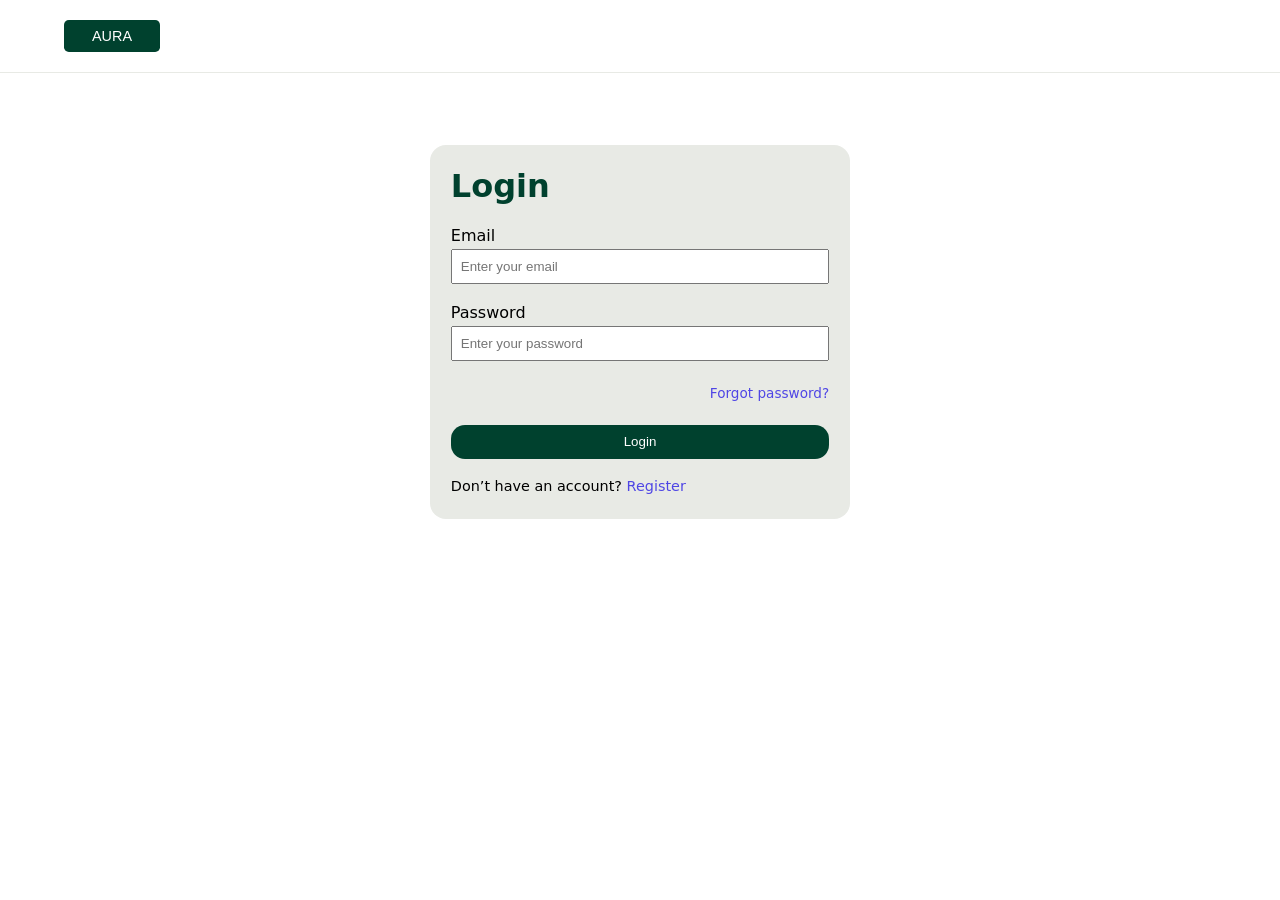
<file: login.html>
<!DOCTYPE html>
<html lang="en">
<head>
  <meta charset="UTF-8">
  <meta name="viewport" content="width=device-width, initial-scale=1.0">
  <title>Login – AURA</title>

  <!-- CSS -->
  <link rel="stylesheet" href="css/base.css">
  <link rel="stylesheet" href="css/layout.css">
  <link rel="stylesheet" href="css/components.css">
  <link rel="stylesheet" href="css/pages.css">
  <link rel="stylesheet" href="css/responsive.css">

  <!-- JS -->
  <script src="js/api.js" defer></script>
  <script src="js/auth.js" defer></script>
  <script src="js/app.js" defer></script>
</head>

<body class="login-page">

<!-- ================= HEADER (LOGO ONLY) ================= -->
<header class="header">
  <div class="container header-inner">
    <span class="logo-link">
      <img src="assets/logo.svg" alt="AURA Logo" class="logo">
    </span>
  </div>
</header>

<!-- ================= MAIN ================= -->
<main>
  <div class="container" style="max-width:420px; margin-top:3rem;">
    <div class="card">
      <h1 style="margin-bottom:1rem;">Login</h1>

      <form onsubmit="event.preventDefault(); Auth.login();">

        <div style="margin-bottom:1rem;">
          <label>Email</label>
          <input type="email" id="loginEmail"
                 placeholder="Enter your email"
                 style="width:100%; padding:0.5rem;" required>
        </div>

        <div style="margin-bottom:1.2rem;">
          <label>Password</label>
          <input type="password" id="loginPassword"
                 placeholder="Enter your password"
                 style="width:100%; padding:0.5rem;" required>
        </div>

                <!-- Forgot Password -->
        <div style="text-align:right; margin-bottom:1.2rem;">
          <a href="forgot-password.html"
             style="font-size:0.85rem; color:#4f46e5; text-decoration:none;">
            Forgot password?
          </a>
        </div>

        <button type="submit" class="btn-primary" style="width:100%;">
          Login
        </button>

      </form>

      <p style="margin-top:1rem; font-size:0.9rem;">
        Don’t have an account?
        <a href="register.html" style="color:#4f46e5; text-decoration:none;">
          Register
        </a>
      </p>
    </div>
  </div>
</main>

</body>
</html>
</file>
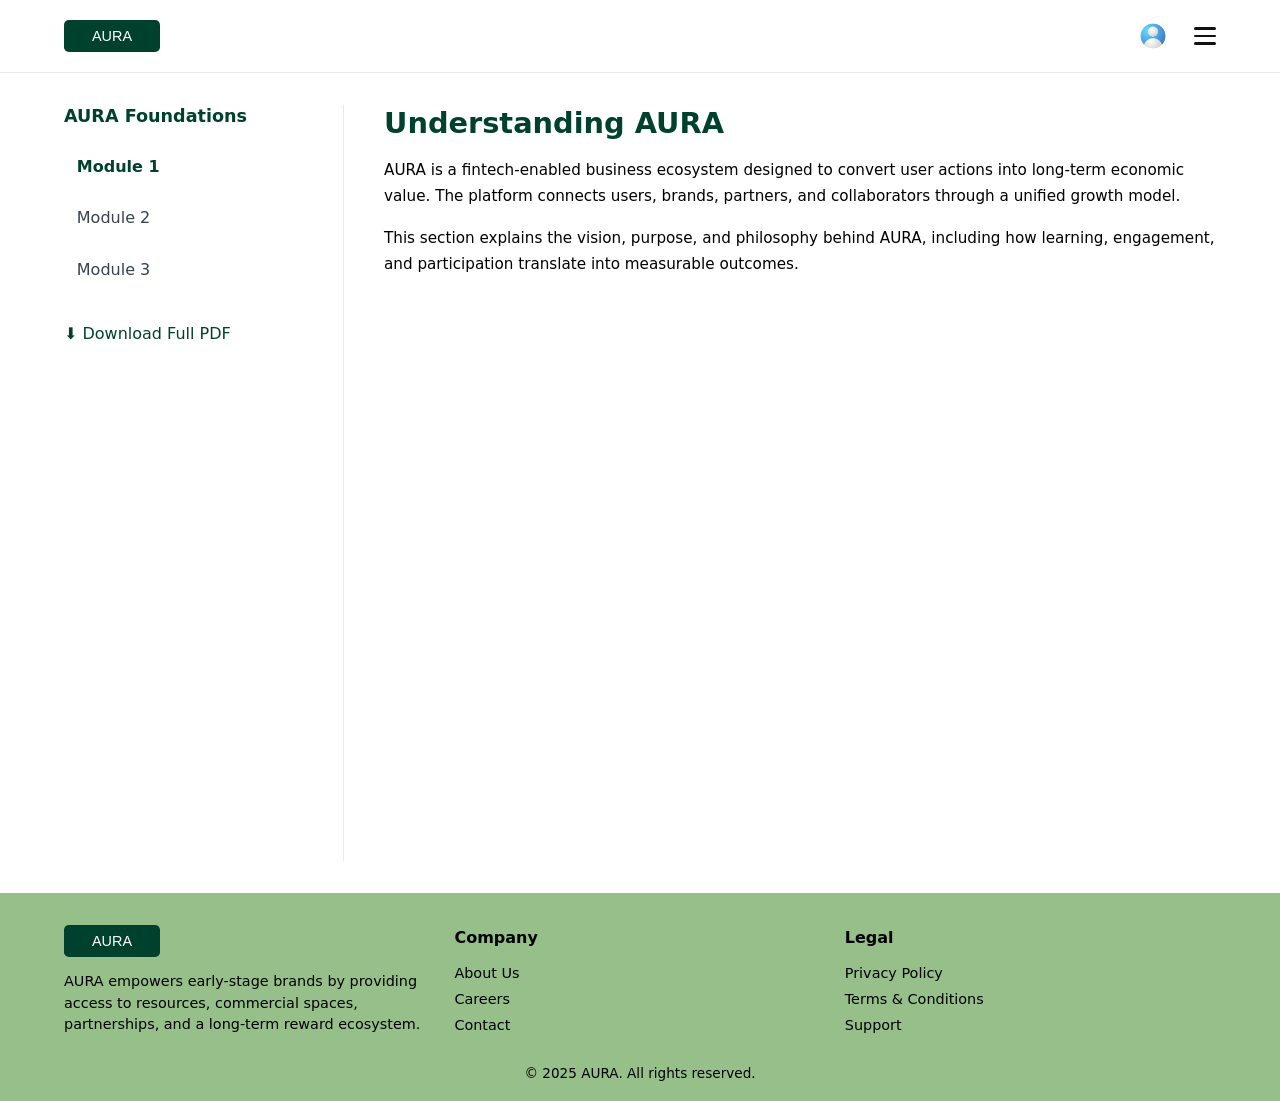
<file: module-detail.html>
<!DOCTYPE html>
<html lang="en">
<head>
  <meta charset="UTF-8" />
  <meta name="viewport" content="width=device-width, initial-scale=1.0" />
  <title>Module Details – AURA</title>

  <!-- CSS -->
  <link rel="stylesheet" href="css/base.css" />
  <link rel="stylesheet" href="css/layout.css" />
  <link rel="stylesheet" href="css/components.css" />
  <link rel="stylesheet" href="css/pages.css" />
  <link rel="stylesheet" href="css/responsive.css">

  <!-- JS -->
  <script src="js/app.js" defer></script>
  <script src="js/module-detail.js" defer></script>
</head>

<body class="module-detail-page">

<!-- ================= HEADER (COMMON) ================= -->
<header class="header">
  <div class="container header-inner">

    <!-- Logo -->
    <a href="index.html" class="logo-link">
      <img src="assets/logo.svg" alt="AURA Logo" class="logo" />
    </a>

    <div class="nav-right">

  <!-- Profile Icon -->
  <a href="profile.html" class="profile-icon">
    <img
      id="headerProfileAvatar"
      src="assets/profile-avatar.jpg"
      alt="Profile"
    >
  </a>

  <!-- Menu Toggle -->
  <div class="nav-toggle" id="navToggle">
    <span></span>
    <span></span>
    <span></span>
  </div>

  </div>

  <!-- Toggle Menu -->
  <nav class="nav" id="navMenu">
    <a href="index.html">Home</a>
    <a href="resources.html" class="active">Resources</a>
    <a href="properties.html">Properties</a>
    <a href="rewards.html">Rewards</a>
    <a href="partnerships.html">Partnerships</a>
    <a href="buy-earn.html">Buy & Earn</a>
  </nav>
</header>

<!-- ================= MODULE LAYOUT ================= -->
<main class="module-layout">

  <!-- LEFT SIDEBAR -->
  <aside class="module-sidebar">
    <h2 class="module-sidebar-title" id="moduleTitle"></h2>

    <ul class="module-topic-list">
      <li class="active" data-topic="topic1">Module 1</li>
      <li data-topic="topic2">Module 2</li>
      <li data-topic="topic3">Module 3</li>
    </ul>

    <a href="assets/pdfs/aura-foundations.pdf" class="download-pdf" download>
      ⬇ Download Full PDF
    </a>
  </aside>

  <!-- RIGHT CONTENT -->
  <section class="module-content">

    <!-- Topic 1 -->
    <div class="topic-content active" id="topic1">
      <h1>Understanding AURA</h1>
      <p>
        AURA is a fintech-enabled business ecosystem designed to convert
        user actions into long-term economic value. The platform connects
        users, brands, partners, and collaborators through a unified growth
        model.
      </p>
      <p>
        This section explains the vision, purpose, and philosophy behind
        AURA, including how learning, engagement, and participation
        translate into measurable outcomes.
      </p>
    </div>

    <!-- Topic 2 -->
    <div class="topic-content" id="topic2">
      <h1>Platform Architecture</h1>
      <p>
        The AURA platform is built on a modular architecture consisting of
        a rewards engine, collaboration layer, analytics framework, and
        opportunity marketplace.
      </p>
      <p>
        This architecture ensures scalability, transparency, and flexibility,
        allowing users and businesses to grow together efficiently.
      </p>
    </div>

    <!-- Topic 3 -->
    <div class="topic-content" id="topic3">
      <h1>Value Creation Model</h1>
      <p>
        Every action on AURA contributes to long-term value creation.
        Instead of short-term incentives, rewards accumulate and unlock
        meaningful opportunities such as partnerships, investments, and
        ownership.
      </p>
      <p>
        This model encourages consistency, learning, and collaboration,
        enabling users to build sustainable digital and financial assets.
      </p>
    </div>

  </section>

</main>

<!-- ================= FOOTER (COMMON) ================= -->
<footer class="footer">
  <div class="container footer-grid">

    <div class="footer-section">
      <img src="assets/logo.svg" alt="AURA Logo" style="height:32px;">
      <p>
        AURA empowers early-stage brands by providing access to resources,
        commercial spaces, partnerships, and a long-term reward ecosystem.
      </p>
    </div>

    <div class="footer-section">
      <h4>Company</h4>
      <a href="about.html">About Us</a>
      <a href="careers.html">Careers</a>
      <a href="contact.html">Contact</a>
    </div>

    <div class="footer-section">
      <h4>Legal</h4>
      <a href="privacy.html">Privacy Policy</a>
      <a href="terms.html">Terms & Conditions</a>
      <a href="support.html">Support</a>
    </div>

  </div>

  <div class="footer-bottom">
    © 2025 AURA. All rights reserved.
  </div>
</footer>

</body>
</html>
</file>
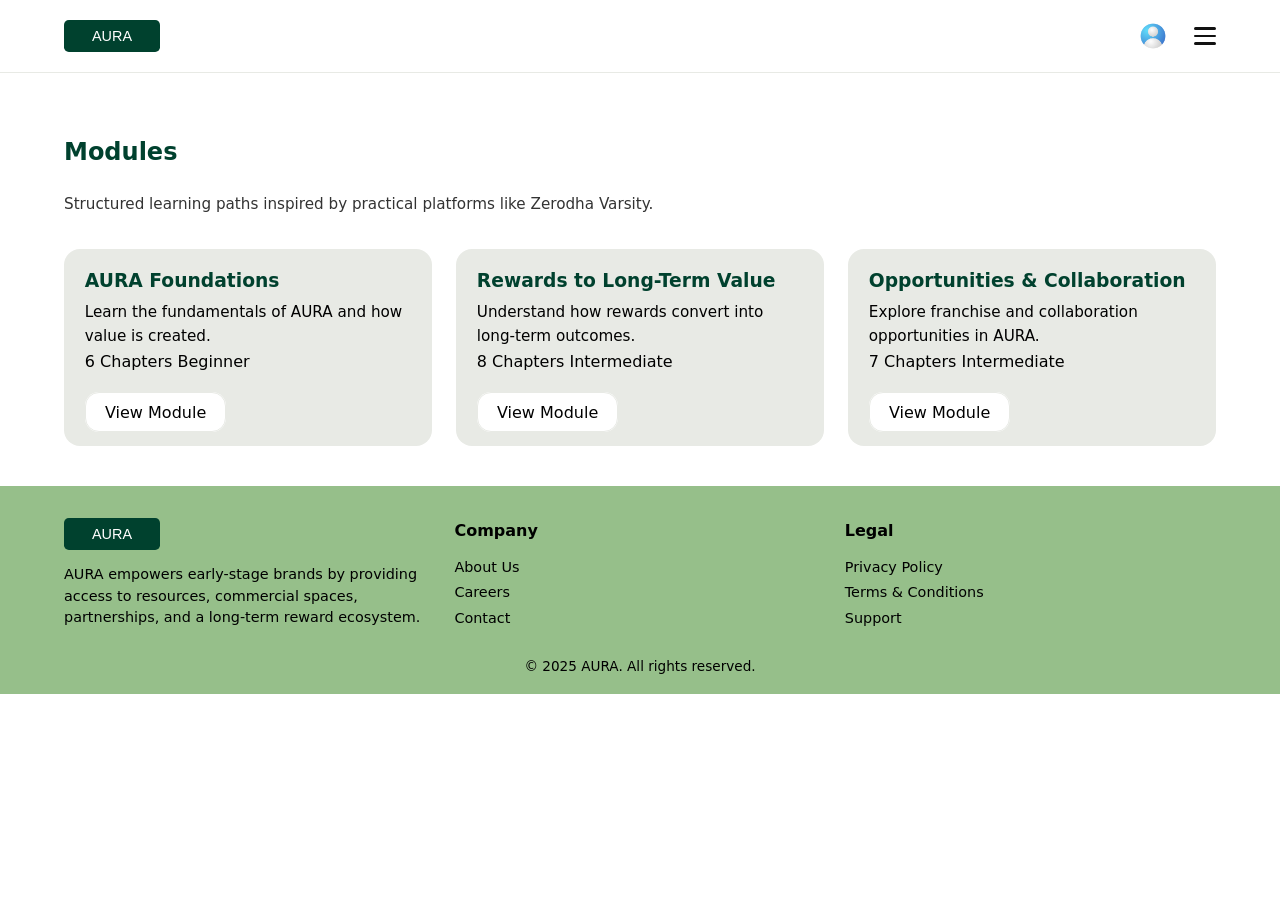
<file: modules.html>
<!DOCTYPE html>
<html lang="en">
<head>
  <meta charset="UTF-8">
  <meta name="viewport" content="width=device-width, initial-scale=1.0">
  <title>AURA – Modules</title>

  <!-- CSS -->
  <link rel="stylesheet" href="css/base.css">
  <link rel="stylesheet" href="css/layout.css">
  <link rel="stylesheet" href="css/components.css">
  <link rel="stylesheet" href="css/pages.css">
  <link rel="stylesheet" href="css/responsive.css">

  <!-- JS -->
  <script src="js/app.js" defer></script>
</head>

<body class="modules-page">

<!-- ================= HEADER (COMMON) ================= -->
<header class="header">
  <div class="container header-inner">

    <!-- Logo -->
    <a href="index.html" class="logo-link">
      <img src="assets/logo.svg" alt="AURA Logo" class="logo">
    </a>

    <div class="nav-right">

  <!-- Profile Icon -->
  <a href="profile.html" class="profile-icon">
    <img
      id="headerProfileAvatar"
      src="assets/profile-avatar.jpg"
      alt="Profile"
    >
  </a>

  <!-- Menu Toggle -->
  <div class="nav-toggle" id="navToggle">
    <span></span>
    <span></span>
    <span></span>
  </div>

  </div>

  <!-- Toggle Menu -->
  <nav class="nav" id="navMenu">
    <a href="index.html">Home</a>
    <a href="resources.html" class="active">Resources</a>
    <a href="properties.html">Properties</a>
    <a href="rewards.html">Rewards</a>
    <a href="partnerships.html">Partnerships</a>
    <a href="buy-earn.html">Buy & Earn</a>
  </nav>
</header>

<!-- ================= MAIN ================= -->
<main>

  <section class="container" style="margin-top:2.5rem;">
    <h1 class="page-title">Modules</h1>
    <p class="section-subtitle">
      Structured learning paths inspired by practical platforms like Zerodha Varsity.
    </p>

    <div class="grid-3" style="margin-top:2rem;">

      <!-- Module 1 -->
      <div class="card module-card">
        <h3>AURA Foundations</h3>
        <p>
          Learn the fundamentals of AURA and how value is created.
        </p>

        <div class="module-meta">
          <span>6 Chapters</span>
          <span>Beginner</span>
        </div>
        <br>
        <a href="module-detail.html?module=1" class="btn-outline">
          View Module
        </a>
      </div>

      <!-- Module 2 -->
      <div class="card module-card">
        <h3>Rewards to Long-Term Value</h3>
        <p>
          Understand how rewards convert into long-term outcomes.
        </p>

        <div class="module-meta">
          <span>8 Chapters</span>
          <span>Intermediate</span>
        </div>
        <br>
        <a href="module-detail.html?module=2" class="btn-outline">
          View Module
        </a>
      </div>

      <!-- Module 3 -->
      <div class="card module-card">
        <h3>Opportunities & Collaboration</h3>
        <p>
          Explore franchise and collaboration opportunities in AURA.
        </p>

        <div class="module-meta">
          <span>7 Chapters</span>
          <span>Intermediate</span>
        </div>
        <br>
        <a href="module-detail.html?module=3" class="btn-outline">
          View Module
        </a>
      </div>

    </div>
  </section>

</main>

<!-- ================= FOOTER (COMMON) ================= -->
<footer class="footer">
  <div class="container footer-grid">

    <div class="footer-section">
      <img src="assets/logo.svg" alt="AURA Logo" style="height:32px;">
      <p>
        AURA empowers early-stage brands by providing access to resources,
        commercial spaces, partnerships, and a long-term reward ecosystem.
      </p>
    </div>

    <div class="footer-section">
      <h4>Company</h4>
      <a href="about.html">About Us</a>
      <a href="careers.html">Careers</a>
      <a href="contact.html">Contact</a>
    </div>

    <div class="footer-section">
      <h4>Legal</h4>
      <a href="privacy.html">Privacy Policy</a>
      <a href="terms.html">Terms & Conditions</a>
      <a href="support.html">Support</a>
    </div>

  </div>

  <div class="footer-bottom">
    © 2025 AURA. All rights reserved.
  </div>
</footer>

</body>
</html>
</file>
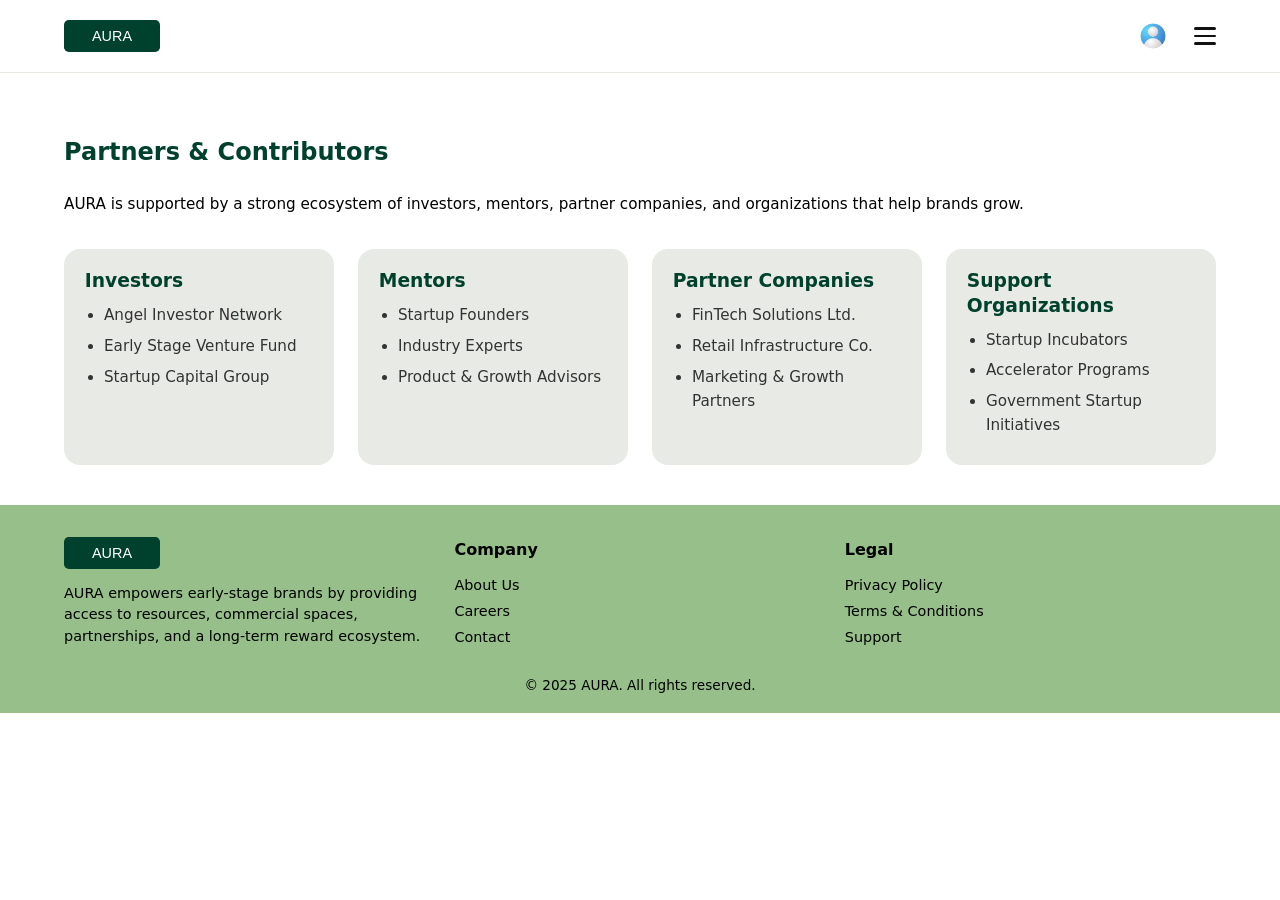
<file: partnerships.html>
<!DOCTYPE html>
<html lang="en">
<head>
  <meta charset="UTF-8">
  <meta name="viewport" content="width=device-width, initial-scale=1.0">
  <title>AURA – Partnerships</title>

  <!-- CSS -->
  <link rel="stylesheet" href="css/base.css">
  <link rel="stylesheet" href="css/layout.css">
  <link rel="stylesheet" href="css/components.css">
  <link rel="stylesheet" href="css/pages.css">
  <link rel="stylesheet" href="css/responsive.css">

  <!-- JS -->
  <script src="js/auth.js" defer></script>
  <script src="js/app.js" defer></script>
</head>

<body class="partners-page">

<!-- ================= HEADER (COMMON) ================= -->
<header class="header">
  <div class="container header-inner">

    <!-- Logo -->
    <a href="index.html" class="logo-link">
      <img src="assets/logo.svg" alt="AURA Logo" class="logo">
    </a>

    <div class="nav-right">

  <!-- Profile Icon -->
  <a href="profile.html" class="profile-icon">
    <img
      id="headerProfileAvatar"
      src="assets/profile-avatar.jpg"
      alt="Profile"
    >
  </a>

  <!-- Menu Toggle -->
  <div class="nav-toggle" id="navToggle">
    <span></span>
    <span></span>
    <span></span>
  </div>

  </div>

  <!-- Toggle Menu -->
  <nav class="nav" id="navMenu">
    <a href="index.html">Home</a>
    <a href="resources.html">Resources</a>
    <a href="properties.html">Properties</a>
    <a href="rewards.html">Rewards</a>
    <a href="partnerships.html" class="active">Partnerships</a>
    <a href="buy-earn.html">Buy & Earn</a>
  </nav>
</header>

<!-- ================= MAIN ================= -->
<main>

  <!-- PAGE INTRO -->
  <section class="container" style="margin-top:2.5rem;">
    <h1 class="page-title">Partners & Contributors</h1>
    <p>
      AURA is supported by a strong ecosystem of investors, mentors,
      partner companies, and organizations that help brands grow.
    </p>
  </section>

  <!-- PARTNER LISTS -->
  <section class="container" style="margin-top:2rem;">
    <div class="grid-3">

      <div class="card">
        <h3>Investors</h3>
        <ul>
          <li>Angel Investor Network</li>
          <li>Early Stage Venture Fund</li>
          <li>Startup Capital Group</li>
        </ul>
      </div>

      <div class="card">
        <h3>Mentors</h3>
        <ul>
          <li>Startup Founders</li>
          <li>Industry Experts</li>
          <li>Product & Growth Advisors</li>
        </ul>
      </div>

      <div class="card">
        <h3>Partner Companies</h3>
        <ul>
          <li>FinTech Solutions Ltd.</li>
          <li>Retail Infrastructure Co.</li>
          <li>Marketing & Growth Partners</li>
        </ul>
      </div>

      <div class="card">
        <h3>Support Organizations</h3>
        <ul>
          <li>Startup Incubators</li>
          <li>Accelerator Programs</li>
          <li>Government Startup Initiatives</li>
        </ul>
      </div>

    </div>
  </section>

</main>

<!-- ================= FOOTER (COMMON) ================= -->
<footer class="footer">
  <div class="container footer-grid">

    <div class="footer-section">
      <img src="assets/logo.svg" alt="AURA Logo" style="height:32px;">
      <p>
        AURA empowers early-stage brands by providing access to resources,
        commercial spaces, partnerships, and a long-term reward ecosystem.
      </p>
    </div>

    <div class="footer-section">
      <h4>Company</h4>
      <a href="about.html">About Us</a>
      <a href="careers.html">Careers</a>
      <a href="contact.html">Contact</a>
    </div>

    <div class="footer-section">
      <h4>Legal</h4>
      <a href="privacy.html">Privacy Policy</a>
      <a href="terms.html">Terms & Conditions</a>
      <a href="support.html">Support</a>
    </div>

  </div>

  <div class="footer-bottom">
    © 2025 AURA. All rights reserved.
  </div>
</footer>

</body>
</html>
</file>
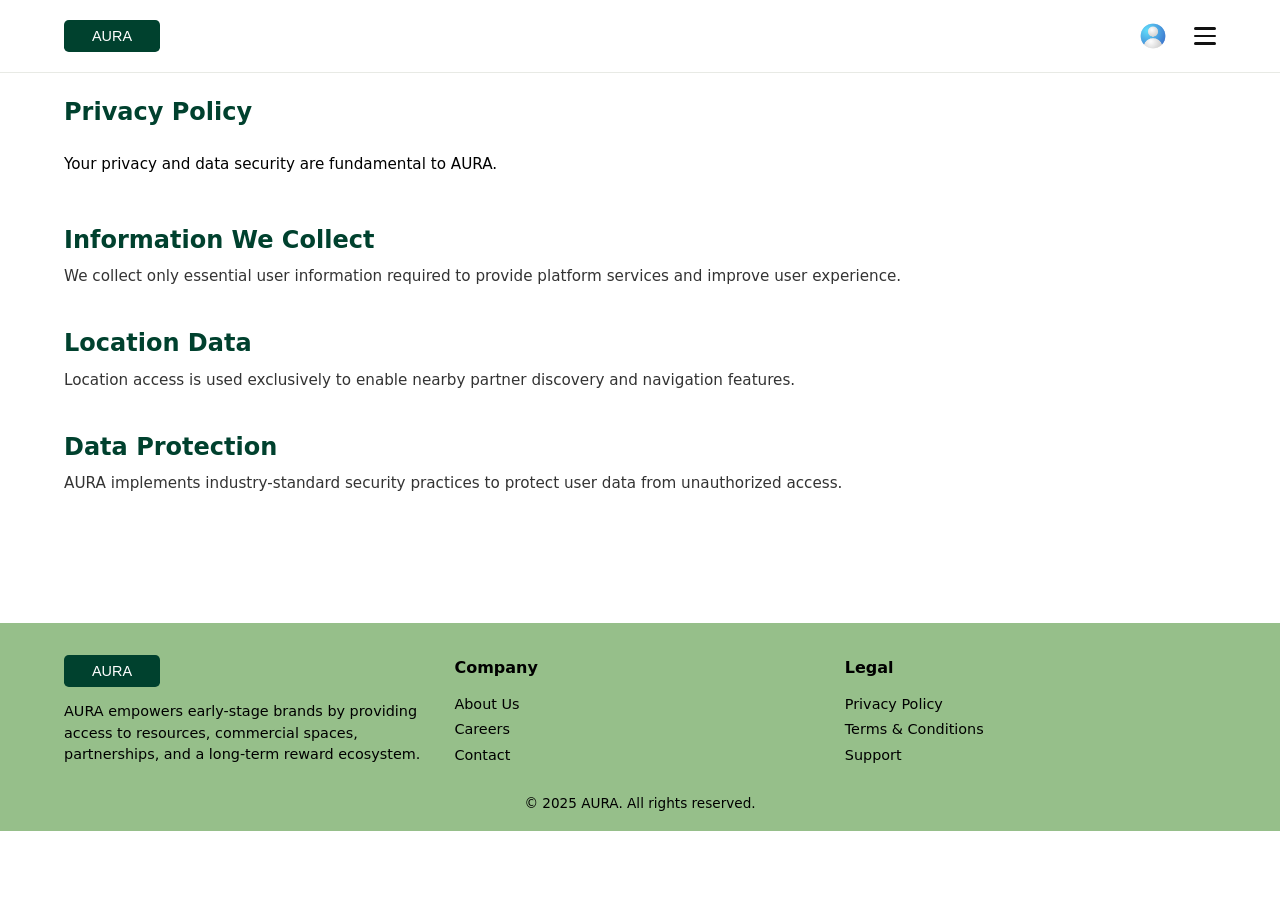
<file: privacy.html>
<!DOCTYPE html>
<html lang="en">
<head>
  <meta charset="UTF-8">
  <meta name="viewport" content="width=device-width, initial-scale=1.0">
  <title>AURA – Privacy Policy</title>

  <!-- CSS -->
  <link rel="stylesheet" href="css/base.css">
  <link rel="stylesheet" href="css/layout.css">
  <link rel="stylesheet" href="css/components.css">
  <link rel="stylesheet" href="css/pages.css">
  <link rel="stylesheet" href="css/responsive.css">

  <!-- JS -->
  <script src="js/app.js" defer></script>
</head>

<body class="privacy-page">

<!-- ================= HEADER (COMMON) ================= -->
<header class="header">
  <div class="container header-inner">

    <!-- Logo -->
    <a href="index.html" class="logo-link">
      <img src="assets/logo.svg" alt="AURA Logo" class="logo">
    </a>

    <div class="nav-right">

  <!-- Profile Icon -->
  <a href="profile.html" class="profile-icon">
    <img
      id="headerProfileAvatar"
      src="assets/profile-avatar.jpg"
      alt="Profile"
    >
  </a>

  <!-- Menu Toggle -->
  <div class="nav-toggle" id="navToggle">
    <span></span>
    <span></span>
    <span></span>
  </div>

  </div>

  <!-- Toggle Menu -->
  <nav class="nav" id="navMenu">
    <a href="index.html">Home</a>
    <a href="resources.html">Resources</a>
    <a href="properties.html">Properties</a>
    <a href="rewards.html">Rewards</a>
    <a href="partnerships.html">Partnerships</a>
    <a href="buy-earn.html">Buy & Earn</a>
  </nav>
</header>

<!-- ================= MAIN ================= -->
<main>

  <section class="page-hero">
    <div class="container">
      <h1 class="page-title">Privacy Policy</h1>
      <p class="page-subtitle">
        Your privacy and data security are fundamental to AURA.
      </p>
    </div>
  </section>

  <section class="content-section">
    <div class="container">

      <div class="content-block">
        <h2>Information We Collect</h2>
        <p>
          We collect only essential user information required to provide
          platform services and improve user experience.
        </p>
      </div>

      <div class="content-block">
        <h2>Location Data</h2>
        <p>
          Location access is used exclusively to enable nearby partner discovery
          and navigation features.
        </p>
      </div>

      <div class="content-block">
        <h2>Data Protection</h2>
        <p>
          AURA implements industry-standard security practices to protect
          user data from unauthorized access.
        </p>
      </div>

    </div>
  </section>

</main>

<!-- ================= FOOTER (COMMON) ================= -->
<footer class="footer">
  <div class="container footer-grid">

    <div class="footer-section">
      <img src="assets/logo.svg" alt="AURA Logo" style="height:32px;">
      <p>
        AURA empowers early-stage brands by providing access to resources,
        commercial spaces, partnerships, and a long-term reward ecosystem.
      </p>
    </div>

    <div class="footer-section">
      <h4>Company</h4>
      <a href="about.html">About Us</a>
      <a href="careers.html">Careers</a>
      <a href="contact.html">Contact</a>
    </div>

    <div class="footer-section">
      <h4>Legal</h4>
      <a href="privacy.html">Privacy Policy</a>
      <a href="terms.html">Terms & Conditions</a>
      <a href="support.html">Support</a>
    </div>

  </div>

  <div class="footer-bottom">
    © 2025 AURA. All rights reserved.
  </div>
</footer>

</body>
</html>
</file>
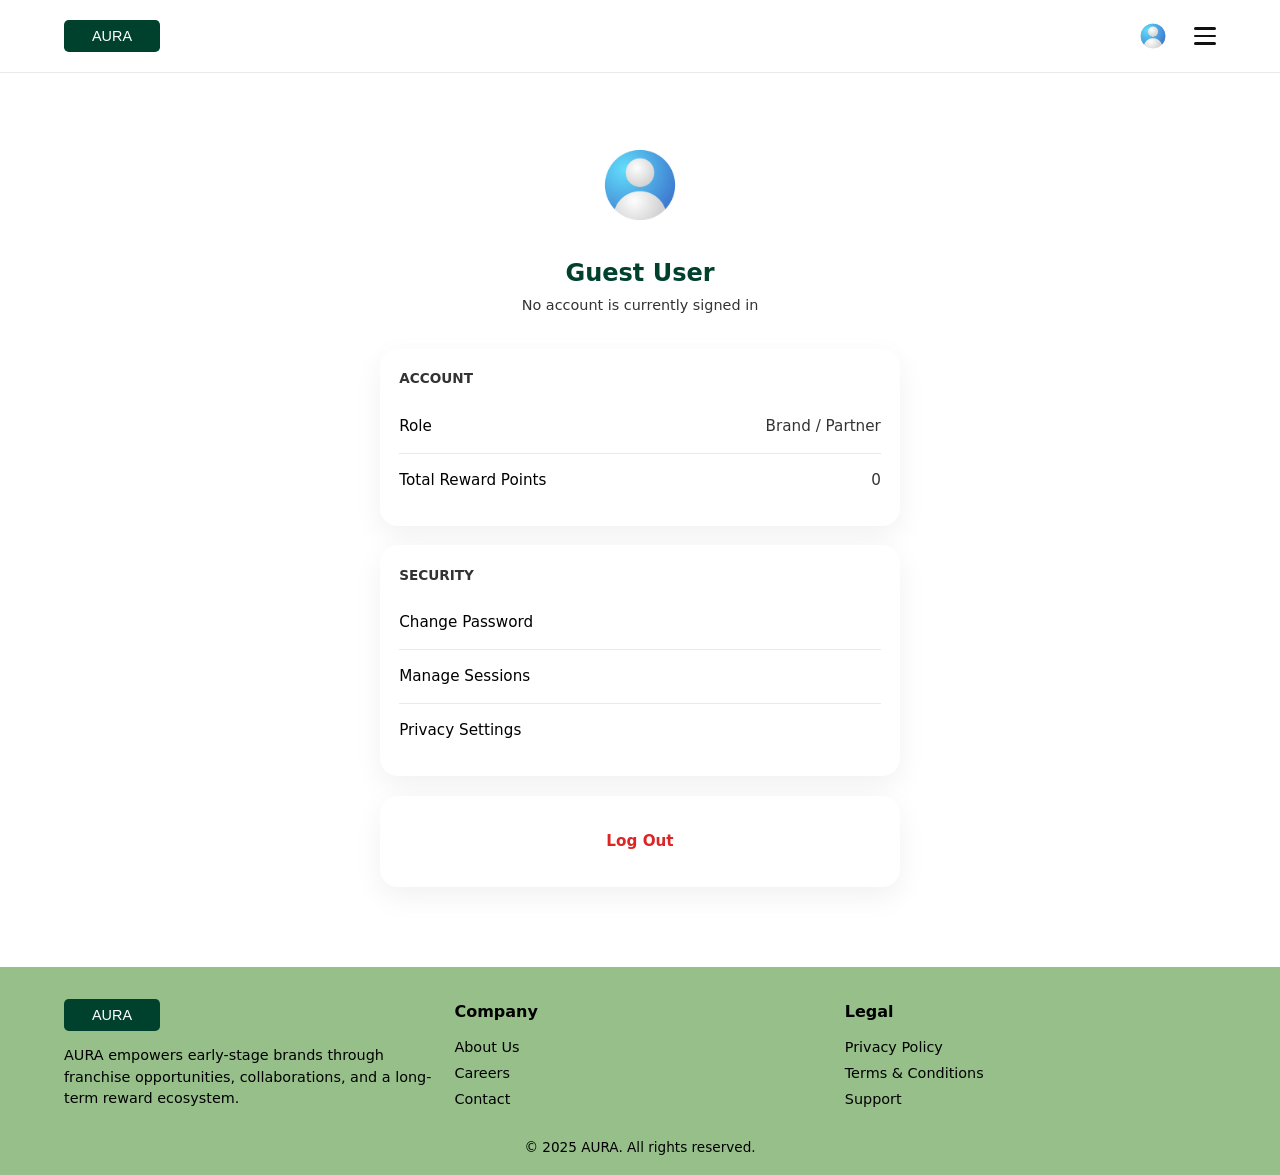
<file: profile.html>
<!DOCTYPE html>
<html lang="en">
<head>
  <meta charset="UTF-8">
  <meta name="viewport" content="width=device-width, initial-scale=1.0">
  <title>Profile – AURA</title>

  <!-- CSS -->
  <link rel="stylesheet" href="css/base.css">
  <link rel="stylesheet" href="css/layout.css">
  <link rel="stylesheet" href="css/components.css">
  <link rel="stylesheet" href="css/pages.css">
  <link rel="stylesheet" href="css/responsive.css">

  <!-- JS -->
  <script src="js/auth.js" defer></script>
  <script src="js/app.js" defer></script>
</head>

<body class="profile-page">

<!-- ================= HEADER ================= -->
<header class="header">
  <div class="container header-inner">

    <a href="index.html" class="logo-link">
      <img src="assets/logo.svg" alt="AURA Logo" class="logo">
    </a>

    <!-- ✅ RIGHT NAV -->
    <div class="nav-right">

      <!-- ✅ PROFILE ICON (before toggle) -->
      <a href="profile.html" class="profile-icon">
        <img
          id="headerProfileAvatar"
          src="assets/profile-avatar.jpg"
          alt="Profile"
        >
      </a>

      <!-- Menu Toggle -->
      <div class="nav-toggle" id="navToggle">
        <span></span>
        <span></span>
        <span></span>
      </div>

    </div>

  </div>

  <nav class="nav" id="navMenu">
    <a href="index.html">Home</a>
    <a href="resources.html">Resources</a>
    <a href="properties.html">Properties</a>
    <a href="rewards.html">Rewards</a>
    <a href="partnerships.html">Partnerships</a>
    <a href="buy-earn.html">Buy & Earn</a>
  </nav>
</header>

<!-- ================= MAIN ================= -->
<main>
  <section class="container profile-container">

    <!-- ===== Profile Header ===== -->
    <div class="profile-header">
      <img
        id="profileAvatar"
        src="assets/profile-avatar.jpg"
        class="profile-avatar"
        alt="Profile Avatar"
      >
      <h2 id="profileName">Guest User</h2>
      <p id="profileEmail">No account is currently signed in</p>
    </div>

    <!-- ===== Account Section ===== -->
    <div class="ios-card">
      <h4 class="ios-title">Account</h4>

      <div class="ios-row">
        <span>Role</span>
        <span class="ios-value">Brand / Partner</span>
      </div>

      <div class="ios-row">
        <span>Total Reward Points</span>
        <span class="ios-value" id="profileRewardPoints">0</span>
      </div>
    </div>

    <!-- ===== Security Section ===== -->
    <div class="ios-card">
      <h4 class="ios-title">Security</h4>

      <div class="ios-row clickable">Change Password</div>
      <div class="ios-row clickable">Manage Sessions</div>
      <div class="ios-row clickable">Privacy Settings</div>
    </div>

    <!-- ===== Actions ===== -->
    <div class="ios-card">
      <div class="ios-row danger" onclick="Auth.logout()">Log Out</div>
    </div>

  </section>
</main>

<!-- ================= FOOTER ================= -->
<footer class="footer">
  <div class="container footer-grid">

    <div class="footer-section">
      <img src="assets/logo.svg" alt="AURA Logo" style="height:32px;">
      <p>
        AURA empowers early-stage brands through franchise opportunities,
        collaborations, and a long-term reward ecosystem.
      </p>
    </div>

    <div class="footer-section">
      <h4>Company</h4>
      <a href="about.html">About Us</a>
      <a href="careers.html">Careers</a>
      <a href="contact.html">Contact</a>
    </div>

    <div class="footer-section">
      <h4>Legal</h4>
      <a href="privacy.html">Privacy Policy</a>
      <a href="terms.html">Terms & Conditions</a>
      <a href="support.html">Support</a>
    </div>

  </div>

  <div class="footer-bottom">
    © 2025 AURA. All rights reserved.
  </div>
</footer>

</body>
</html>
</file>
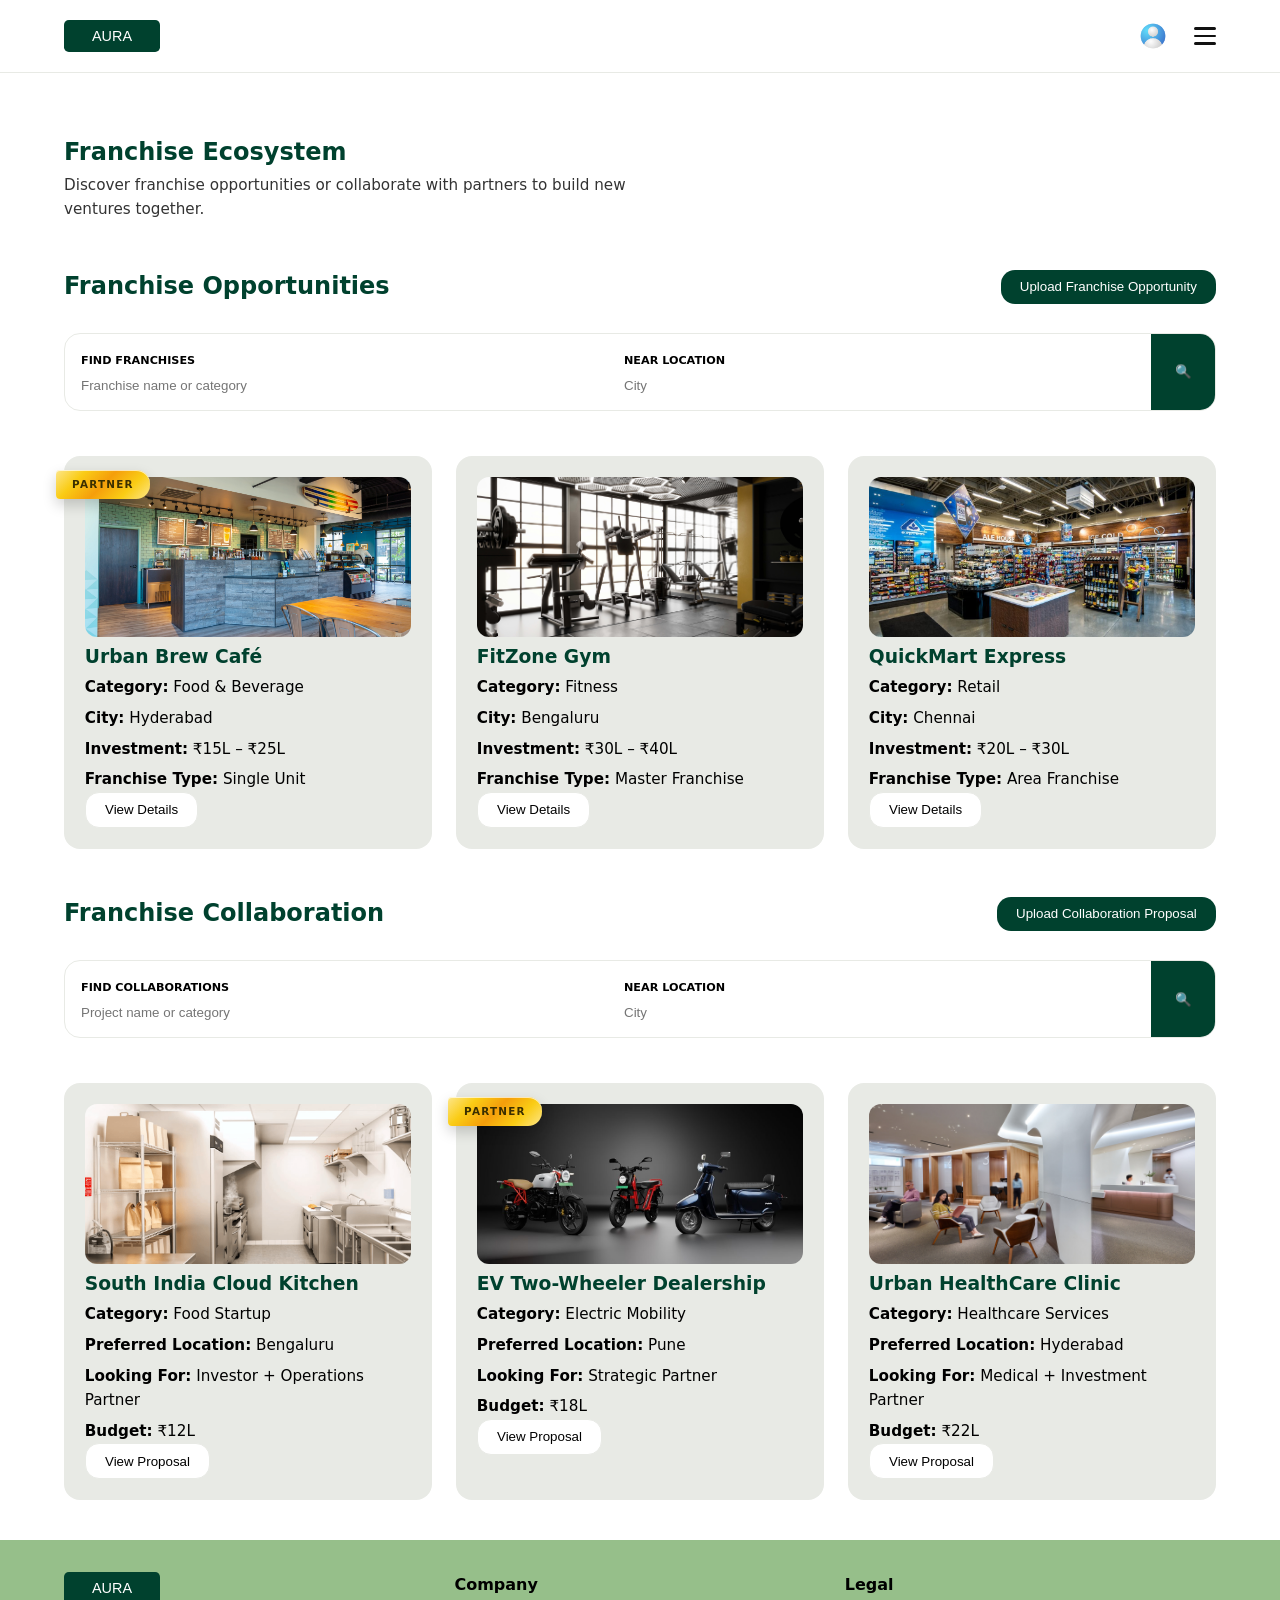
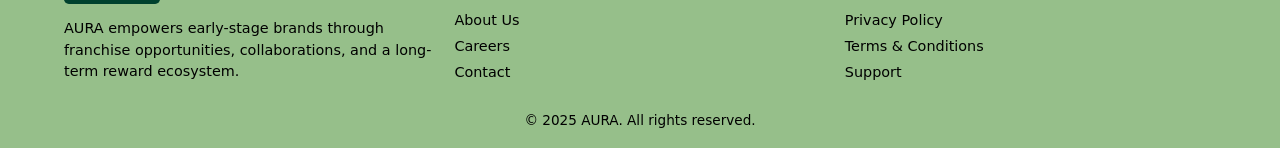
<file: properties.html>
<!DOCTYPE html>
<html lang="en">
<head>
  <meta charset="UTF-8" />
  <meta name="viewport" content="width=device-width, initial-scale=1.0" />
  <title>AURA – Properties</title>

  <!-- CSS -->
  <link rel="stylesheet" href="css/base.css" />
  <link rel="stylesheet" href="css/layout.css" />
  <link rel="stylesheet" href="css/components.css" />
  <link rel="stylesheet" href="css/pages.css" />
  <link rel="stylesheet" href="css/responsive.css">

  <!-- JS -->
  <script src="js/auth.js" defer></script>
  <script src="js/app.js" defer></script>
  <script src="js/properties.js" defer></script>
</head>

<body class="properties-page">

<!-- ================= HEADER (COMMON) ================= -->
<header class="header">
  <div class="container header-inner">

    <a href="index.html" class="logo-link">
      <img src="assets/logo.svg" alt="AURA Logo" class="logo" />
    </a>

    <div class="nav-right">

  <!-- Profile Icon -->
  <a href="profile.html" class="profile-icon">
    <img
      id="headerProfileAvatar"
      src="assets/profile-avatar.jpg"
      alt="Profile"
    >
  </a>

  <!-- Menu Toggle -->
  <div class="nav-toggle" id="navToggle">
    <span></span>
    <span></span>
    <span></span>
  </div>

  </div>

  <nav class="nav" id="navMenu">
    <a href="index.html">Home</a>
    <a href="resources.html">Resources</a>
    <a href="properties.html" class="active">Properties</a>
    <a href="rewards.html">Rewards</a>
    <a href="partnerships.html">Partnerships</a>
    <a href="buy-earn.html">Buy & Earn</a>
  </nav>
</header>

<!-- ================= MAIN ================= -->
<main>

  <section class="container" style="margin-top:2.5rem;">
    <h1 class="page-title">Franchise Ecosystem</h1>
    <p class="section-subtitle">
      Discover franchise opportunities or collaborate with partners to build new ventures together.
    </p>
  </section>

  <!-- ================= FRANCHISE OPPORTUNITIES ================= -->
  <section class="container franchise-section">

    <div class="section-header">
      <h2 class="section-title">Franchise Opportunities</h2>
      <button class="btn-primary" id="uploadOpportunityBtn">
        Upload Franchise Opportunity
      </button>
    </div>

    <div class="franchise-search-bar">
      <div class="search-field keyword-field">
        <label>FIND FRANCHISES</label>
        <input type="text" id="franchiseKeyword" placeholder="Franchise name or category" />
      </div>

      <div class="search-field location-field">
        <label>NEAR LOCATION</label>
        <input type="text" id="franchiseLocation" placeholder="City" />
      </div>

      <button class="search-btn" id="franchiseSearchBtn">🔍</button>
    </div>

    <div class="grid-3">

      <div class="card franchise-card" data-name="urban brew café" data-category="food & beverage" data-city="hyderabad">
        <div class="collab-badge"><span>PARTNER</span></div>
        <img src="assets/cafe.jpg" class="card-img">
        <h3>Urban Brew Café</h3>
        <p><strong>Category:</strong> Food & Beverage</p>
        <p><strong>City:</strong> Hyderabad</p>
        <p><strong>Investment:</strong> ₹15L – ₹25L</p>
        <p><strong>Franchise Type:</strong> Single Unit</p>
        <button class="btn-outline">View Details</button>
      </div>

      <div class="card franchise-card" data-name="fitzone gym" data-category="fitness" data-city="bengaluru">
        <img src="assets/gym.jpg" class="card-img">
        <h3>FitZone Gym</h3>
        <p><strong>Category:</strong> Fitness</p>
        <p><strong>City:</strong> Bengaluru</p>
        <p><strong>Investment:</strong> ₹30L – ₹40L</p>
        <p><strong>Franchise Type:</strong> Master Franchise</p>
        <button class="btn-outline">View Details</button>
      </div>

      <div class="card franchise-card" data-name="quickmart express" data-category="retail" data-city="chennai">
        <img src="assets/retail.jpg" class="card-img">
        <h3>QuickMart Express</h3>
        <p><strong>Category:</strong> Retail</p>
        <p><strong>City:</strong> Chennai</p>
        <p><strong>Investment:</strong> ₹20L – ₹30L</p>
        <p><strong>Franchise Type:</strong> Area Franchise</p>
        <button class="btn-outline">View Details</button>
      </div>

    </div>
  </section>

  <!-- ================= FRANCHISE COLLABORATION ================= -->
  <section class="container franchise-section">

    <div class="section-header">
      <h2 class="section-title">Franchise Collaboration</h2>
      <button class="btn-primary" id="uploadCollaborationBtn">
        Upload Collaboration Proposal
      </button>
    </div>

    <div class="franchise-search-bar">
      <div class="search-field keyword-field">
        <label>FIND COLLABORATIONS</label>
        <input type="text" id="collabKeyword" placeholder="Project name or category" />
      </div>

      <div class="search-field location-field">
        <label>NEAR LOCATION</label>
        <input type="text" id="collabLocation" placeholder="City" />
      </div>

      <button class="search-btn" id="collabSearchBtn">🔍</button>
    </div>

    <div class="grid-3">

      <div class="card collaboration-card" data-name="south india cloud kitchen" data-category="food startup" data-city="bengaluru">
        <img src="assets/cloud-kitchen.jpg" class="card-img">
        <h3>South India Cloud Kitchen</h3>
        <p><strong>Category:</strong> Food Startup</p>
        <p><strong>Preferred Location:</strong> Bengaluru</p>
        <p><strong>Looking For:</strong> Investor + Operations Partner</p>
        <p><strong>Budget:</strong> ₹12L</p>
        <button class="btn-outline">View Proposal</button>
      </div>

      <div class="card collaboration-card" data-name="ev two-wheeler dealership" data-category="electric mobility" data-city="pune">
        <div class="collab-badge"><span>PARTNER</span></div>
        <img src="assets/ev.jpg" class="card-img">
        <h3>EV Two-Wheeler Dealership</h3>
        <p><strong>Category:</strong> Electric Mobility</p>
        <p><strong>Preferred Location:</strong> Pune</p>
        <p><strong>Looking For:</strong> Strategic Partner</p>
        <p><strong>Budget:</strong> ₹18L</p>
        <button class="btn-outline">View Proposal</button>
      </div>

      <div class="card collaboration-card" data-name="urban healthcare clinic" data-category="healthcare services" data-city="hyderabad">
        <img src="assets/healthcare.jpg" class="card-img">
        <h3>Urban HealthCare Clinic</h3>
        <p><strong>Category:</strong> Healthcare Services</p>
        <p><strong>Preferred Location:</strong> Hyderabad</p>
        <p><strong>Looking For:</strong> Medical + Investment Partner</p>
        <p><strong>Budget:</strong> ₹22L</p>
        <button class="btn-outline">View Proposal</button>
      </div>

    </div>
  </section>

</main>

<!-- ================= OPPORTUNITY MODAL (ADDED – REQUIRED) ================= -->
<div class="modal" id="opportunityModal">
  <div class="modal-content">
    <h3>Upload Franchise Opportunity</h3>

    <label class="upload-label">Franchise Image</label>
    <input type="file" id="opportunityImage" accept="image/*">
    <img id="opportunityPreview" class="image-preview">

    <input type="text" placeholder="Franchise Name">
    <input type="text" placeholder="Category">
    <input type="text" placeholder="City">
    <input type="text" placeholder="Investment Range">

    <!-- ✅ ADDED -->
    <select>
      <option value="">Franchise Type</option>
      <option>Single Unit</option>
      <option>Area Franchise</option>
      <option>Master Franchise</option>
    </select>

<!-- Incubated Company -->
<label class="incubated-toggle">
  <span>Incubated Company (Show PARTNER tag)</span>
  <input type="checkbox" id="franchiseIncubated">
</label>


    <div class="modal-actions">
      <button class="btn-outline close-modal">Cancel</button>
      <button class="btn-primary">Submit</button>
    </div>
  </div>
</div>


<!-- ================= COLLABORATION MODAL (ADDED – REQUIRED) ================= -->
<div class="modal" id="collaborationModal">
  <div class="modal-content">
    <h3>Upload Collaboration Proposal</h3>

    <label class="upload-label">Project Image</label>
    <input type="file" id="collaborationImage" accept="image/*">
    <img id="collaborationPreview" class="image-preview">

    <input type="text" placeholder="Project Name">
    <input type="text" placeholder="Category">
    <input type="text" placeholder="Preferred City">
    <input type="text" placeholder="Looking For (e.g. Investor + Operations Partner)">
    <input type="text" placeholder="Budget">

    <label class="incubated-toggle">
  <span>Incubated Company (Show PARTNER tag)</span>
  <input type="checkbox" id="collabIncubated">
    </label>


    <div class="modal-actions">
      <button class="btn-outline close-modal">Cancel</button>
      <button class="btn-primary">Submit</button>
    </div>
  </div>
</div>

<!-- ================= FOOTER (COMMON) ================= -->
<footer class="footer">
  <div class="container footer-grid">
    <div class="footer-section">
      <img src="assets/logo.svg" alt="AURA Logo" style="height:32px;">
      <p>
        AURA empowers early-stage brands through franchise opportunities,
        collaborations, and a long-term reward ecosystem.
      </p>
    </div>

    <div class="footer-section">
      <h4>Company</h4>
      <a href="about.html">About Us</a>
      <a href="careers.html">Careers</a>
      <a href="contact.html">Contact</a>
    </div>

    <div class="footer-section">
      <h4>Legal</h4>
      <a href="privacy.html">Privacy Policy</a>
      <a href="terms.html">Terms & Conditions</a>
      <a href="support.html">Support</a>
    </div>
  </div>

  <div class="footer-bottom">
    © 2025 AURA. All rights reserved.
  </div>
</footer>

</body>
</html>
</file>
<file: css/base.css>
:root {
  /* BRAND COLORS (UPDATED) */
  --primary: #00412E;     /* Dark Green */
  --accent: #96BF8A;      /* Light Green (hover) */
  --light: #FFFFFF;       /* White background */
  --border: #E8EAE5;      /* Light grey */
  --gray: #333333;
  --dark: #000000;
}

/* ===== CSS RESET & GLOBAL ===== */

* {
  margin: 0;
  padding: 0;
  box-sizing: border-box;
  -webkit-tap-highlight-color: transparent;
}

html {
  font-size: 16px;
  scroll-behavior: smooth;
}

body {
  font-family: Inter, system-ui, -apple-system, BlinkMacSystemFont, sans-serif;
  background: var(--light);   /* WHITE */
  color: var(--dark);         /* BLACK */
  line-height: 1.6;
  overscroll-behavior: none;
}

/* ===== TEXT ELEMENTS ===== */

a {
  text-decoration: none;
  color: var(--primary);      /* Dark Green */
}

a:hover {
  color: var(--accent);       /* Light Green */
}

h1,
h2,
h3 {
  font-weight: 600;
  line-height: 1.3;
  color: var(--primary);      /* Dark Green headings */
}

p {
  color: var(--dark);         /* Black text */
  font-size: 0.95rem;
}

h2.page-title {
  font-size: 1.4rem;
}

/* ===== iOS-STYLE MOTION (UNCHANGED) ===== */

.fade-in {
  animation: fadeInUp 0.6s ease-out both;
}

@keyframes fadeInUp {
  from {
    opacity: 0;
    transform: translateY(12px);
  }
  to {
    opacity: 1;
    transform: translateY(0);
  }
}

/* ===== RESPONSIVE BASE (UNCHANGED) ===== */

@media (max-width: 768px) {
  html {
    font-size: 15px;
  }

  h2.page-title {
    font-size: 1.25rem;
  }

  p {
    font-size: 0.9rem;
  }
}

@media (max-width: 480px) {
  html {
    font-size: 14px;
  }

  h2.page-title {
    font-size: 1.15rem;
  }
}
</file>
<file: css/layout.css>
/* ===============================
   CONTAINER
================================ */

.container {
  width: 90%;
  max-width: 1200px;
  margin: auto;
}

/* ===============================
   HEADER
================================ */

.header {
  position: sticky;
  top: 0;
  z-index: 50;
  background: rgba(255, 255, 255, 0.85);
  backdrop-filter: blur(16px);
  border-bottom: 1px solid var(--border); /* #E8EAE5 */
}

.header-inner {
  display: flex;
  align-items: center;
  justify-content: space-between;
  height: 72px;
  padding: 0;
}

/* Logo */
.logo {
  height: 32px;
  width: auto;
  display: block;
}

.nav-container {
  display: flex;
  align-items: center;
  justify-content: space-between;
}

.nav-right {
  display: flex;
  align-items: center;
  gap: 17px;
}

/* Login Button */
.primary-login {
  background: var(--primary);
  color: #fff;
  padding: 7px 20px;
  border-radius: 15px;
  font-weight: 600;
  transition: all 0.3s ease;
  text-decoration: none !important;
}

.primary-login:hover {
  background: var(--accent);
  color: var(--primary);
  transform: translateY(-1px);
}

/* Toggle */
.nav-toggle {
  display: flex;
  flex-direction: column;
  gap: 5px;
  cursor: pointer;
}

.nav-toggle span {
  width: 22px;
  height: 2.5px;
  background: #111;
  border-radius: 6px;
  transition: all 0.3s ease;
}

/* Dropdown Nav */
.nav {
  position: absolute;
  top: 70px;
  right: 20px;
  width: 240px;
  background: #ffffff;
  backdrop-filter: blur(16px);
  border-radius: 16px;
  padding: 20px;
  display: none;
  flex-direction: column;
  gap: 16px;
  box-shadow: 0 25px 40px rgba(0,0,0,0.12);
  z-index: 999;
}

.nav.show {
  display: flex;
  animation: iosDrop 0.35s ease;
}

/* iOS Animation */
@keyframes iosDrop {
  from {
    opacity: 0;
    transform: translateY(-10px) scale(0.98);
  }
  to {
    opacity: 1;
    transform: translateY(0) scale(1);
  }
}

/* Auth */
.auth-buttons {
  display: flex;
  align-items: center;
  gap: 0.75rem;
}

/* ===============================
   MAIN
================================ */

main {
  padding: 1.5rem 0 2.5rem;
}

.page-main {
  min-height: calc(100vh - 72px - 280px);
}

/* ===============================
   SECTIONS
================================ */

.crypto-section,
.franchise-section {
  margin-top: 3rem;
}

.crypto-section {
  text-align: center;
}

/* Properties page fix */
.properties-page .section-header {
  display: flex;
  justify-content: space-between;
  align-items: center;
}

.properties-page .section-header h1,
.properties-page .section-header h2 {
  margin: 0;
  text-align: left;
}

/* ===============================
   FOOTER
================================ */

.footer {
  background: var(--accent); /* #96BF8A */
  color: var(--primary);     /* #00412E */
  padding: 2rem 0 1rem;
  text-align: left;
}

.footer-grid {
  display: grid;
  grid-template-columns: repeat(auto-fit, minmax(220px, 1fr));
  gap: 1.2rem;
}

.footer-section h4 {
  font-size: 1rem;
  margin-bottom: 0.8rem;
  color: var(--dark);
}

.footer-section p {
  font-size: 0.9rem;
  line-height: 1.5;
  margin-top: 0.4rem;
  color: var(--dark);
}

.footer-section a {
  display: block;
  font-size: 0.9rem;
  color: var(--dark);
  margin-bottom: 0.35rem;
  line-height: 1.4;
}

.footer-section a:hover {
  color: #ffffff;
}

.footer-logo {
  display: inline-flex;
  align-items: center;
  margin-bottom: 0.8rem;
}

.footer-bottom {
  text-align: center;
  font-size: 0.85rem;
  margin-top: 1.4rem;
  color: var(--dark);
}

/* ===============================
   RESPONSIVE
================================ */

/* Tablets */
@media (max-width: 768px) {
  .header-inner {
    height: 64px;
    padding: 0 0.5rem;
  }

  .logo {
    height: 28px;
  }

  .footer {
    padding: 1.5rem 0 1rem;
    text-align: center;
  }

  .footer-grid {
    gap: 1rem;
  }

  .footer-section p,
  .footer-section a {
    font-size: 0.85rem;
  }
}

/* Mobile */
@media (max-width: 600px) {
  .container {
    width: 92%;
  }

  .header-inner {
    height: 60px;
  }

  .nav {
    display: none;
  }

  .page-main {
    min-height: auto;
  }

  .footer-grid {
    grid-template-columns: 1fr 1fr;
    gap: 1.2rem 2rem;
  }

  .footer-grid .footer-section:first-child {
    grid-column: 1 / -1;
    text-align: center;
  }

  .footer-grid .footer-section:nth-child(2) {
    grid-column: 1 / 2;
    padding-left: 1rem;
    text-align: left;
  }

  .footer-grid .footer-section:nth-child(3) {
    grid-column: 2 / 3;
    text-align: left;
  }
}
</file>
<file: css/components.css>
/* ===== BUTTONS ===== */

.btn-primary {
  background: var(--primary);
  color: #ffffff;
  border: none;
  padding: 0.6rem 1.2rem;
  border-radius: 14px;
  cursor: pointer;
  transition: transform 0.15s ease, box-shadow 0.15s ease;
}

.btn-outline {
  border: 1px solid var(--border);
  background: #ffffff;
  color: var(--dark);
  padding: 0.6rem 1.2rem;
  border-radius: 14px;
  cursor: pointer;
  transition: transform 0.15s ease, box-shadow 0.15s ease;
}

.btn-primary:active,
.btn-outline:active {
  transform: scale(0.96);
  box-shadow: 0 4px 12px rgba(0, 0, 0, 0.15) inset;
}

/* ===== CARDS ===== */

.card,
.recommendation-card {
  background: var(--border);   /* #E8EAE5 */
  backdrop-filter: blur(14px);
  border-radius: 16px;
  border: none;
  padding: 1.3rem;
  transition: transform 0.25s ease, box-shadow 0.25s ease;
  width: 100%;
}

.card:hover,
.recommendation-card:hover {
  background: #ffffff;
  transform: translateY(-4px) scale(1.01);
  box-shadow: 0 12px 30px rgba(0, 0, 0, 0.12);
}

.card ul {
  margin-top: 0.6rem;
  padding-left: 1.2rem;
}

.card ul li {
  margin-bottom: 0.4rem;
  color: var(--gray);
  font-size: 0.95rem;
}

.card p {
  margin-top: 0.4rem;
}

.card img {
  width: 100%;
  height: 160px;
  object-fit: cover;
  border-radius: 12px;
}

/* ===== GRID ===== */

.grid-3 {
  display: grid;
  grid-template-columns: repeat(auto-fit, minmax(260px, 1fr));
  gap: 1.5rem;
  justify-items: stretch;
}

/* ===== CARD LINKS ===== */

.card-link {
  text-decoration: none;
  color: inherit;
  display: block;
  height: 100%;
}

.card-link .card {
  height: 100%;
}

/* ===== NAV ===== */

nav a.active {
  color: var(--primary);
  font-weight: 600;
}

/* ===== LOGO ===== */

.logo-link {
  color: var(--primary);
  display: inline-flex;
  align-items: center;
}

.logo-link:hover {
  color: var(--accent);
  opacity: 0.9;
}

/* ===== TABLE ===== */

table th,
table td {
  padding: 0.6rem 0;
  border-bottom: 1px solid var(--border);
}

table th {
  font-size: 0.9rem;
  color: var(--gray);
}

/* ===== SECTIONS ===== */

.section-subtitle {
  color: var(--gray);
  max-width: 600px;
  margin-bottom: 1.5rem;
}

/* ===== FORMS ===== */

.form {
  max-width: 600px;
}

.form label {
  display: block;
  margin-top: 1rem;
  font-weight: 500;
}

.form input,
.form select,
.form textarea {
  width: 100%;
  padding: 0.6rem;
  margin-top: 0.3rem;
  border-radius: 10px;
  border: 1px solid var(--border);
  font-family: inherit;
}

/* ===== RECOMMENDATIONS ===== */

.recommendations {
  margin-top: 4rem;
}

.recommendation-card {
  overflow: hidden;
  padding: 0;
}

.recommendation-card img {
  width: 100%;
  height: 160px;
  object-fit: cover;
  transition: transform 0.4s ease;
}

.recommendation-card:hover img {
  transform: scale(1.05);
}

.recommendation-content {
  padding: 1rem;
}

.recommendation-tag {
  display: inline-block;
  font-size: 0.75rem;
  background: var(--border);
  padding: 4px 10px;
  border-radius: 12px;
  margin-bottom: 0.5rem;
}

.recommendation-content h3 {
  margin: 0.4rem 0;
}

.recommendation-meta {
  font-size: 0.85rem;
  color: #555;
  margin-bottom: 0.6rem;
}

/* ===== DASHBOARD ===== */

.dashboard .big-number {
  font-size: 2rem;
  font-weight: 600;
}

.positive {
  color: var(--primary);
  font-size: 0.85rem;
}

.neutral {
  color: var(--gray);
  font-size: 0.85rem;
}

/* ===== RANGE INPUT ===== */

input[type="range"] {
  width: 100%;
  margin: 1rem 0;
}

/* ===== CRYPTO ===== */

.crypto-card {
  max-width: 650px;
  margin: auto;
  padding: 2rem;
  border-radius: 14px;
  background: #ffffff;
  box-shadow: 0 10px 25px rgba(0,0,0,0.08);
}

.crypto-field {
  text-align: left;
  margin-bottom: 1.4rem;
}

.crypto-field label {
  display: block;
  font-weight: 600;
  margin-bottom: 6px;
}

.crypto-field input,
.crypto-field select {
  width: 100%;
  padding: 12px;
  font-size: 1rem;
  border-radius: 8px;
  border: 1px solid var(--border);
}

.crypto-field input[readonly] {
  background: var(--light-grey);
}

.crypto-result {
  font-size: 1.8rem;
  font-weight: 700;
  margin-top: 1.5rem;
  color: var(--primary);
  text-align: center;
}

.crypto-info {
  margin-top: 10px;
  font-size: 0.85rem;
  color: #666;
  text-align: center;
}

/* ===== SECTION HEADER ===== */

.section-header {
  display: flex;
  justify-content: space-between;
  align-items: center;
  gap: 1rem;
  margin-bottom: 1.5rem;
}

/* ===== FRANCHISE / COLLAB ===== */

.franchise-card,
.collaboration-card {
  transition: transform 0.2s ease, box-shadow 0.2s ease;
  position: relative;
}

.franchise-card:hover,
.collaboration-card:hover {
  transform: translateY(-4px);
  box-shadow: 0 12px 25px rgba(0,0,0,0.08);
}

/* ===== MODAL ===== */

.modal {
  position: fixed;
  inset: 0;
  background: rgba(0,0,0,0.55);
  display: none;
  align-items: center;
  justify-content: center;
  z-index: 1000;
}

.modal-content {
  background: #fff;
  padding: 2rem;
  width: 100%;
  max-width: 420px;
  border-radius: 14px;
}

.modal-content h3 {
  margin-bottom: 1rem;
}

.modal-content input,
.modal-content select {
  width: 100%;
  padding: 10px;
  margin-bottom: 12px;
  border-radius: 8px;
  border: 1px solid #ddd;
}

.modal-actions {
  display: flex;
  justify-content: flex-end;
  gap: 10px;
}

/* ===== IMAGE UPLOAD ===== */

.upload-label {
  font-size: 0.85rem;
  font-weight: 600;
  margin-bottom: 4px;
  display: block;
}

.image-preview {
  display: none;
  width: 100%;
  height: 140px;
  object-fit: cover;
  border-radius: 10px;
  margin: 8px 0 14px;
  border: 1px dashed var(--border);
}

/* ===== RESOURCE CATEGORY ===== */

.resource-category .card {
  text-align: center;
  font-size: 1.05rem;
  font-weight: 600;
  cursor: pointer;
  padding: 2rem 1rem;
}

.resource-category .card:hover {
  transform: translateY(-3px);
  box-shadow: 0 10px 24px rgba(0, 0, 0, 0.12);
}

.resource-category .card:active {
  transform: scale(0.97);
}

/* ===== AURA CALENDAR ===== */

.aura-calendar {
  background: rgba(255, 255, 255, 0.85);
  backdrop-filter: blur(16px);
  border-radius: 20px;
  padding: 1.6rem;
  box-shadow: 0 12px 30px rgba(0, 0, 0, 0.08);
  border: 1px solid var(--border);
}

.calendar-top {
  display: flex;
  align-items: center;
  justify-content: space-between;
  margin-bottom: 1.2rem;
}

.calendar-top h3 {
  font-size: 1.1rem;
  font-weight: 600;
}

.cal-btn {
  background: var(--light-grey);
  color: var(--primary);
  border: none;
  width: 36px;
  height: 36px;
  border-radius: 50%;
  font-size: 1.2rem;
  cursor: pointer;
}

.calendar-weekdays {
  display: grid;
  grid-template-columns: repeat(7, 1fr);
  text-align: center;
  font-size: 0.75rem;
  color: var(--gray);
  margin-bottom: 0.6rem;
}

.calendar-days {
  display: grid;
  grid-template-columns: repeat(7, 1fr);
  gap: 0.5rem;
}

.calendar-day {
  height: 44px;
  border-radius: 12px;
  display: flex;
  align-items: center;
  justify-content: center;
  font-size: 0.85rem;
  transition: all 0.25s ease;
  background: #f9fafb;
}

.calendar-day:hover {
  background: var(--accent);
  color: var(--primary);
}

.has-session {
  background: var(--primary);
  color: #ffffff;
  font-weight: 600;
  box-shadow: 0 6px 16px rgba(0, 65, 46, 0.35);
}

.calendar-day.has-session:hover {
  color: #ffffff;
}

.today {
  outline: 2px solid var(--accent);
}

/* .live-today {
  animation: livePulse 1.6s infinite;
}

@keyframes livePulse {
  0% { box-shadow: 0 0 0 rgba(79, 70, 229, 0.6); }
  50% { box-shadow: 0 0 18px rgba(79, 70, 229, 0.8); }
  100% { box-shadow: 0 0 0 rgba(79, 70, 229, 0.6); }
} */

/* ===== COLLAB BADGE ===== */

.collab-badge {
  position: absolute;
  top: 14px;
  left: -8px;
  background: linear-gradient(
    135deg,
    #fde68a,
    #facc15,
    #f59e0b,
    #facc15,
    #fde68a
  );
  color: #3b2f00;
  padding: 6px 16px;
  font-size: 0.65rem;
  font-weight: 800;
  letter-spacing: 0.12em;
  border-radius: 4px 14px 14px 4px;
  box-shadow:
    inset 0 1px 0 rgba(255,255,255,0.7),
    0 6px 14px rgba(0,0,0,0.18);
  z-index: 3;
}


/* ===== SEARCH BAR ===== */

.franchise-search-bar {
  display: flex;
  border: 1px solid var(--border);
  border-radius: 16px;
  overflow: hidden;
  background: #ffffff;
  margin: 1.8rem 0 2.8rem;
}

.search-field {
  flex: 1;
  padding: 0.8rem 1rem;
}

.search-field label {
  font-size: 0.7rem;
  font-weight: 600;
}

.search-field input {
  border: none;
  width: 100%;
  outline: none;
}

.search-btn {
  width: 64px;
  background: var(--primary);
  color: #fff;
  border: none;
}

/* ===== BUY & EARN ===== */

.buy-earn-categories {
  display: grid;
  grid-template-columns: repeat(4, 1fr);
  gap: 1.5rem;
}

.category-card {
  background: #ffffff;
  border-radius: 20px;
  padding: 1.6rem 1.2rem;
  text-align: center;
  box-shadow: 0 10px 28px rgba(0,0,0,0.08);
  cursor: pointer;
}

.category-link {
  text-decoration: none;
  color: inherit;
  display: block;
}

/* ===== RESPONSIVE ===== */

@media (max-width: 768px) {
  .grid-3 { gap: 1rem; }
  .card img,
  .recommendation-card img { height: 140px; }
  .dashboard .big-number { font-size: 1.6rem; }
  .section-header { flex-direction: column; align-items: flex-start; }
}

@media (max-width: 480px) {
  .btn-primary,
  .btn-outline {
    width: 100%;
    text-align: center;
    display: block;
  }
  .buy-earn-categories { grid-template-columns: 1fr; }
}

.incubated-toggle {
  display: flex;
  align-items: center;
  justify-content: space-between;
  gap: 12px;
  font-size: 0.85rem;
  font-weight: 600;
  margin: 12px 0;
  cursor: pointer;
}

.incubated-toggle input[type="checkbox"] {
  width: 18px;
  height: 18px;
  cursor: pointer;
}

/* ================= NAV RIGHT ALIGNMENT ================= */

.nav-right {
  display: flex;
  align-items: center;
  gap: 14px;
}

/* Profile icon = same visual weight as toggle */
.profile-icon img {
  width: 28px;          /* same visual size as toggle */
  height: 28px;
  border-radius: 50%;
  object-fit: cover;
  display: block;
}

/* Toggle alignment fix */
.nav-toggle {
  display: flex;
  flex-direction: column;
  justify-content: center;
  gap: 5px;
}

/* Toggle bars size balance */
.nav-toggle span {
  width: 22px;
  height: 2.5px;
  border-radius: 6px;
}
/* ================= NAV RIGHT ALIGNMENT ================= */

.nav-right {
  display: flex;
  align-items: center;
  gap: 14px;
}

/* Profile icon = same visual weight as toggle */
.profile-icon img {
  width: 28px;          /* same visual size as toggle */
  height: 28px;
  border-radius: 50%;
  object-fit: cover;
  display: block;
}

/* Toggle alignment fix */
.nav-toggle {
  display: flex;
  flex-direction: column;
  justify-content: center;
  gap: 5px;
}

/* Toggle bars size balance */
.nav-toggle span {
  width: 22px;
  height: 2.5px;
  border-radius: 6px;
}

/* ================= PROFILE ICON ================= */

.profile-icon img {
  width: 34px;
  height: 34px;
  border-radius: 50%;
  object-fit: cover;
  margin-right: 10px;
}

/* ================= PROFILE PAGE ================= */

.profile-container {
  max-width: 520px;
  margin: 2.5rem auto;
}

.profile-header {
  text-align: center;
  margin-bottom: 2rem;
}

.profile-avatar {
  width: 96px;
  height: 96px;
  border-radius: 50%;
  margin-bottom: 0.8rem;
}

.profile-header h2 {
  margin: 0.3rem 0;
}

.profile-header p {
  font-size: 0.9rem;
  color: var(--gray);
}

/* iOS Card */
.ios-card {
  background: #ffffff;
  border-radius: 18px;
  box-shadow: 0 10px 30px rgba(0,0,0,0.06);
  padding: 1.2rem;
  margin-bottom: 1.2rem;
}

.ios-title {
  font-size: 0.85rem;
  color: var(--gray);
  margin-bottom: 0.6rem;
  text-transform: uppercase;
}

/* iOS Row */
.ios-row {
  display: flex;
  justify-content: space-between;
  padding: 0.9rem 0;
  border-bottom: 1px solid var(--border);
  font-size: 0.95rem;
}

.ios-row:last-child {
  border-bottom: none;
}

.ios-row.clickable {
  cursor: pointer;
}

.ios-row.clickable:hover {
  background: #f9fafb;
}

.ios-value {
  color: var(--gray);
}

/* Danger */
.ios-row.danger {
  color: #dc2626;
  font-weight: 600;
  cursor: pointer;
  justify-content: center;
}
</file>
<file: css/pages.css>
/* ===== HERO SECTION ===== */

.hero {
  background: #ffffff;
  padding: 2.2rem 0;
}

.hero-grid {
  display: grid;
  grid-template-columns: 1.1fr 0.9fr;
  align-items: center;
  gap: 2rem;
  margin-left: auto;
  margin-right: auto;
}

.hero h1 {
  font-size: 2.1rem;
  margin-bottom: 0.8rem;
}

.hero p {
  max-width: 600px;
  color: var(--gray);
}

.page-title {
  margin-bottom: 1.5rem;
}

/* Hero Actions */

.hero-actions {
  margin-top: 1.5rem;
  display: flex;
  gap: 1rem;
  flex-wrap: wrap;
}

/* Hero Visual */

.hero-visual {
  display: flex;
  justify-content: flex-end;
}

.hero-visual img {
  width: 100%;
  max-width: 420px;
  display: block;
  animation: float 5s ease-in-out infinite;
}

/* Floating animation */

@keyframes float {
  0% { transform: translateY(0); }
  50% { transform: translateY(-8px); }
  100% { transform: translateY(0); }
}

/* ===== INFORMATIONAL PAGES ===== */

.content-section {
  padding: 3rem 0;
}

.content-block {
  max-width: 1300px;
  margin-bottom: 2.5rem;
}

.content-block h2 {
  margin-bottom: 0.6rem;
}

.content-block p {
  color: var(--gray);
  line-height: 1.5;
}

/* ===== RESPONSIVE ADJUSTMENTS ===== */

@media (max-width: 1024px) {
  .hero-grid {
    grid-template-columns: 1fr 1fr;
  }

  .hero h1 {
    font-size: 1.9rem;
  }
}

@media (max-width: 768px) {
  .hero {
    padding: 2rem 0;
  }

  .hero-grid {
    grid-template-columns: 1fr;
    text-align: center;
  }

  .hero-visual {
    justify-content: center;
    margin-top: 1.5rem;
  }

  .hero-actions {
    justify-content: center;
  }

  .hero h1 {
    font-size: 1.7rem;
  }

  .hero p {
    margin: auto;
  }
}

@media (max-width: 480px) {
  .hero {
    padding: 1.8rem 0;
  }

  .hero h1 {
    font-size: 1.5rem;
  }

  .hero-visual img {
    max-width: 300px;
  }

  .hero-actions {
    gap: 0.75rem;
  }
}

/* ===== REWARDS PAGE ===== */

.rewards-page .crypto-card {
  animation: fadeUp 0.6s ease;
}

@keyframes fadeUp {
  from {
    opacity: 0;
    transform: translateY(12px);
  }
  to {
    opacity: 1;
    transform: translateY(0);
  }
}

/* ===== PROPERTIES PAGE ===== */

.properties-page .page-title {
  margin-bottom: 0.3rem;
}

/* ================= STORE DETAILS ================= */

.store-details-page {
  padding: 2.5rem 0;
}

.store-card {
  max-width: 620px;
  margin: 0 auto;
  background: #fff;
  border-radius: 16px;
  padding: 2rem;
  box-shadow: 0 8px 24px rgba(0, 0, 0, 0.06);
}

.store-card h3 {
  margin-top: 0.5rem;
}

#storeAddress,
#storeDistance {
  color: var(--gray);
}

#storeDistance {
  margin: 0.75rem 0;
  font-weight: 500;
}

.store-actions {
  display: flex;
  gap: 12px;
  flex-wrap: wrap;
  margin: 1rem 0;
}

.store-divider {
  border: none;
  border-top: 1px solid var(--border);
  margin: 1.8rem 0;
}

.qr-section {
  text-align: center;
}

#qrCode {
  margin: 1rem auto;
  padding: 12px;
  background: var(--light-grey);
  border-radius: 12px;
}

#barCode {
  margin-top: 1rem;
}

.qr-info {
  font-size: 0.9rem;
  color: #6b7280;
  margin-top: 0.5rem;
}

#simulateScan {
  margin-top: 1.5rem;
  width: 100%;
}

/* ================= NEARBY STORES ================= */

.nearby-page {
  padding: 2.5rem 0;
}

.nearby-header {
  margin-bottom: 2rem;
}

.info-card {
  background: #ffffff;
  border-radius: 16px;
  padding: 1.5rem;
  box-shadow: 0 8px 22px rgba(0,0,0,0.06);
  margin-bottom: 1.5rem;
}

.info-card ul {
  padding-left: 1.2rem;
}

.info-card li {
  margin-bottom: 0.4rem;
  color: var(--gray);
}

.category-preview {
  display: flex;
  gap: 10px;
  flex-wrap: wrap;
  margin-bottom: 1.8rem;
}

.chip {
  background: var(--light-grey);
  color: var(--primary);
  padding: 6px 14px;
  border-radius: 999px;
  font-size: 0.85rem;
  font-weight: 500;
}

.reward-teaser {
  background: #ffffff;
  border: 1px solid var(--border);
  border-radius: 16px;
  padding: 1.6rem;
  margin-bottom: 2rem;
}

.location-action {
  text-align: center;
  margin-bottom: 2.5rem;
}

.trust-note {
  margin-top: 0.6rem;
  font-size: 0.8rem;
  color: var(--gray);
}

.empty-state {
  text-align: center;
  color: var(--gray);
  font-size: 0.9rem;
}

/* .pulse {
  animation: pulse 1.6s infinite;
}

@keyframes pulse {
  0% { box-shadow: 0 0 0 0 rgba(79,70,229,0.4); }
  70% { box-shadow: 0 0 0 12px rgba(79,70,229,0); }
  100% { box-shadow: 0 0 0 0 rgba(79,70,229,0); }
} */

/* ================= REWARDS OVERVIEW ================= */

.rewards-overview {
  background: var(--border); /* #E8EAE5 */
  padding: 3.5rem 0;
  margin-top: 3.5rem;
}

.overview-header {
  margin-bottom: 2rem;
}

.overview-grid {
  display: grid;
  grid-template-columns: repeat(auto-fit, minmax(260px, 1fr));
  gap: 1.5rem;
  margin-left: auto;
  margin-right: auto;
}

.overview-card {
  background: #ffffff;
  border-radius: 18px;
  padding: 1.6rem;
  box-shadow: 0 10px 26px rgba(0,0,0,0.06);
}

.overview-card.primary {
  background: #ffffff;
  border: 1px solid var(--border);
}

.overview-card h4 {
  font-size: 0.95rem;
  color: var(--gray);
  margin-bottom: 0.4rem;
}

.metric {
  font-size: 2.1rem;
  font-weight: 600;
  margin-bottom: 0.4rem;
}

.status {
  font-size: 0.85rem;
}

.status.positive {
  color: var(--primary);
}

.status.neutral {
  color: var(--gray);
}

@media (max-width: 768px) {
  .metric {
    font-size: 1.7rem;
  }
}

.crypto-value {
  font-size: 2rem;
  font-weight: 600;
  color: var(--primary);
}

.fiat-value {
  font-size: 0.9rem;
  color: var(--gray);
  margin-top: -4px;
}

/* ================= MODULE DETAIL ================= */

.module-layout {
  display: grid;
  grid-template-columns: 280px 1fr;
  gap: 2rem;
  padding: 2rem 5%;
  min-height: calc(100vh - 80px);
  background: #ffffff;
}

.module-sidebar {
  border-right: 1px solid var(--border);
  padding-right: 1.5rem;
}

.module-sidebar-title {
  font-size: 1.1rem;
  font-weight: 600;
  margin-bottom: 1rem;
}

.module-topic-list {
  list-style: none;
  padding: 0;
  margin: 0;
}

.module-topic-list li {
  padding: 0.65rem 0.8rem;
  margin-bottom: 0.3rem;
  cursor: pointer;
  border-radius: 8px;
  color: #374151;
}

.module-topic-list li:hover {
  background: var(--light-grey);

}

.module-topic-list li.active {
  background: var(--light-grey);
  color: var(--primary);
  font-weight: 600;
}

.download-pdf {
  display: inline-block;
  margin-top: 1.5rem;
  font-weight: 500;
  color: var(--primary);
}

.module-content {
  padding-left: 0.5rem;
}

.topic-content {
  display: none;
}

.topic-content.active {
  display: block;
}

.topic-content h1 {
  font-size: 1.8rem;
  margin-bottom: 1rem;
}

.topic-content p {
  max-width: 850px;
  line-height: 1.7;
  margin-bottom: 1rem;
}

@media (max-width: 900px) {
  .module-layout {
    grid-template-columns: 1fr;
  }

  .module-sidebar {
    border-right: none;
    border-bottom: 1px solid #e5e7eb;
    padding-bottom: 1rem;
  }
}

/* ================= GRAPHS ================= */

.rewards-graph-layout {
  display: grid;
  grid-template-columns: 1fr 1.2fr 1fr;
  gap: 2rem;
}

.graph-card {
  background: #fff;
  border-radius: 16px;
  padding: 1.2rem;
  box-shadow: 0 10px 30px rgba(0,0,0,0.05);
}

.graph-card h4 {
  margin-bottom: 0.8rem;
  font-size: 0.95rem;
  font-weight: 600;
}

.graph-header {
  display: flex;
  justify-content: space-between;
  align-items: center;
}

.graph-header select {
  padding: 4px 8px;
  border-radius: 6px;
  border: 1px solid var(--border);
  font-size: 0.85rem;
}

@media (max-width: 1024px) {
  .rewards-graph-layout {
    grid-template-columns: 1fr;
  }
}

.graph-card canvas {
  width: 100% !important;
  height: 240px !important;
}

/* ================= PAGE FIXES ================= */

.recommendations .grid-3 {
  margin-left: auto;
  margin-right: auto;
}

@media (max-width: 480px) {
  .hero,
  .rewards-overview,
  .recommendations {
    padding-left: 0;
    padding-right: 0;
  }
}
</file>
<file: css/responsive.css>
/* AURA responsive compatibility stylesheet.
   Responsive breakpoints are currently maintained in base.css,
   components.css and pages.css. This file is kept so every page's
   shared stylesheet reference resolves on GitHub Pages.
*/
</file>
